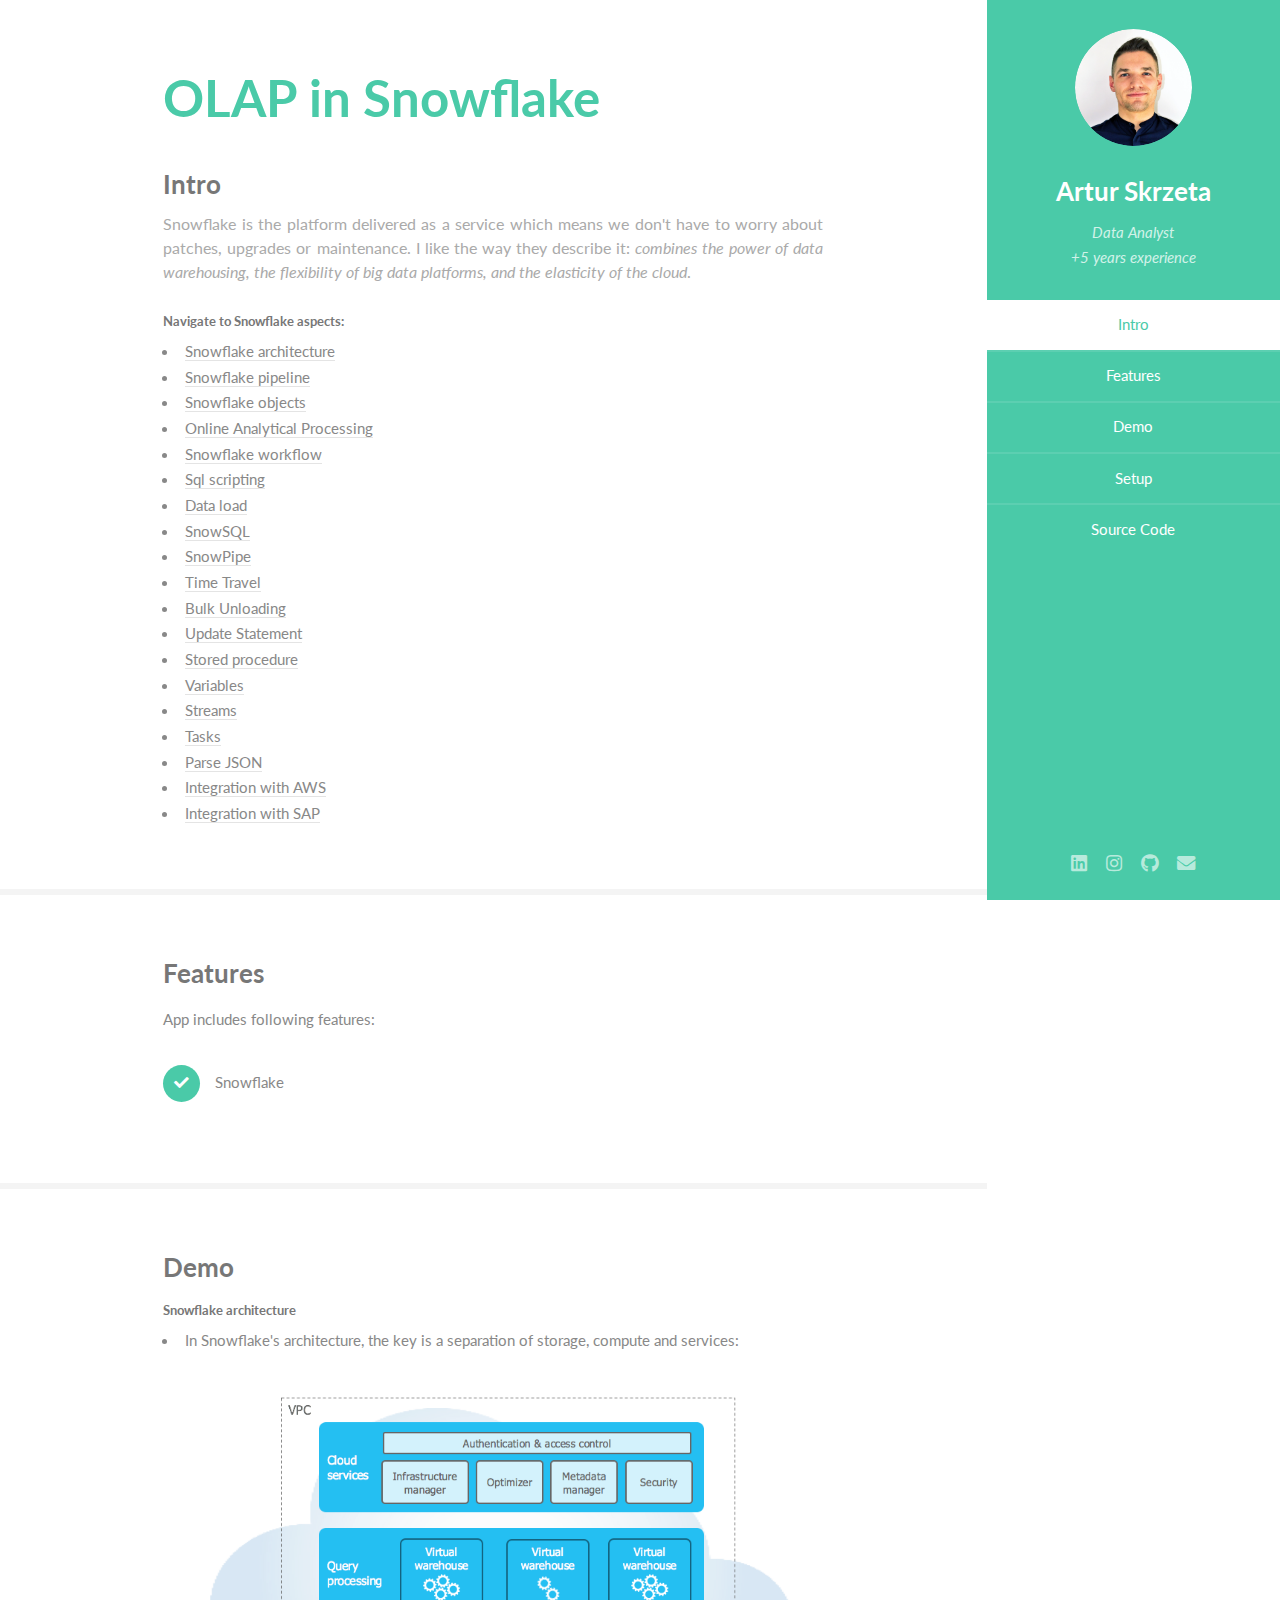
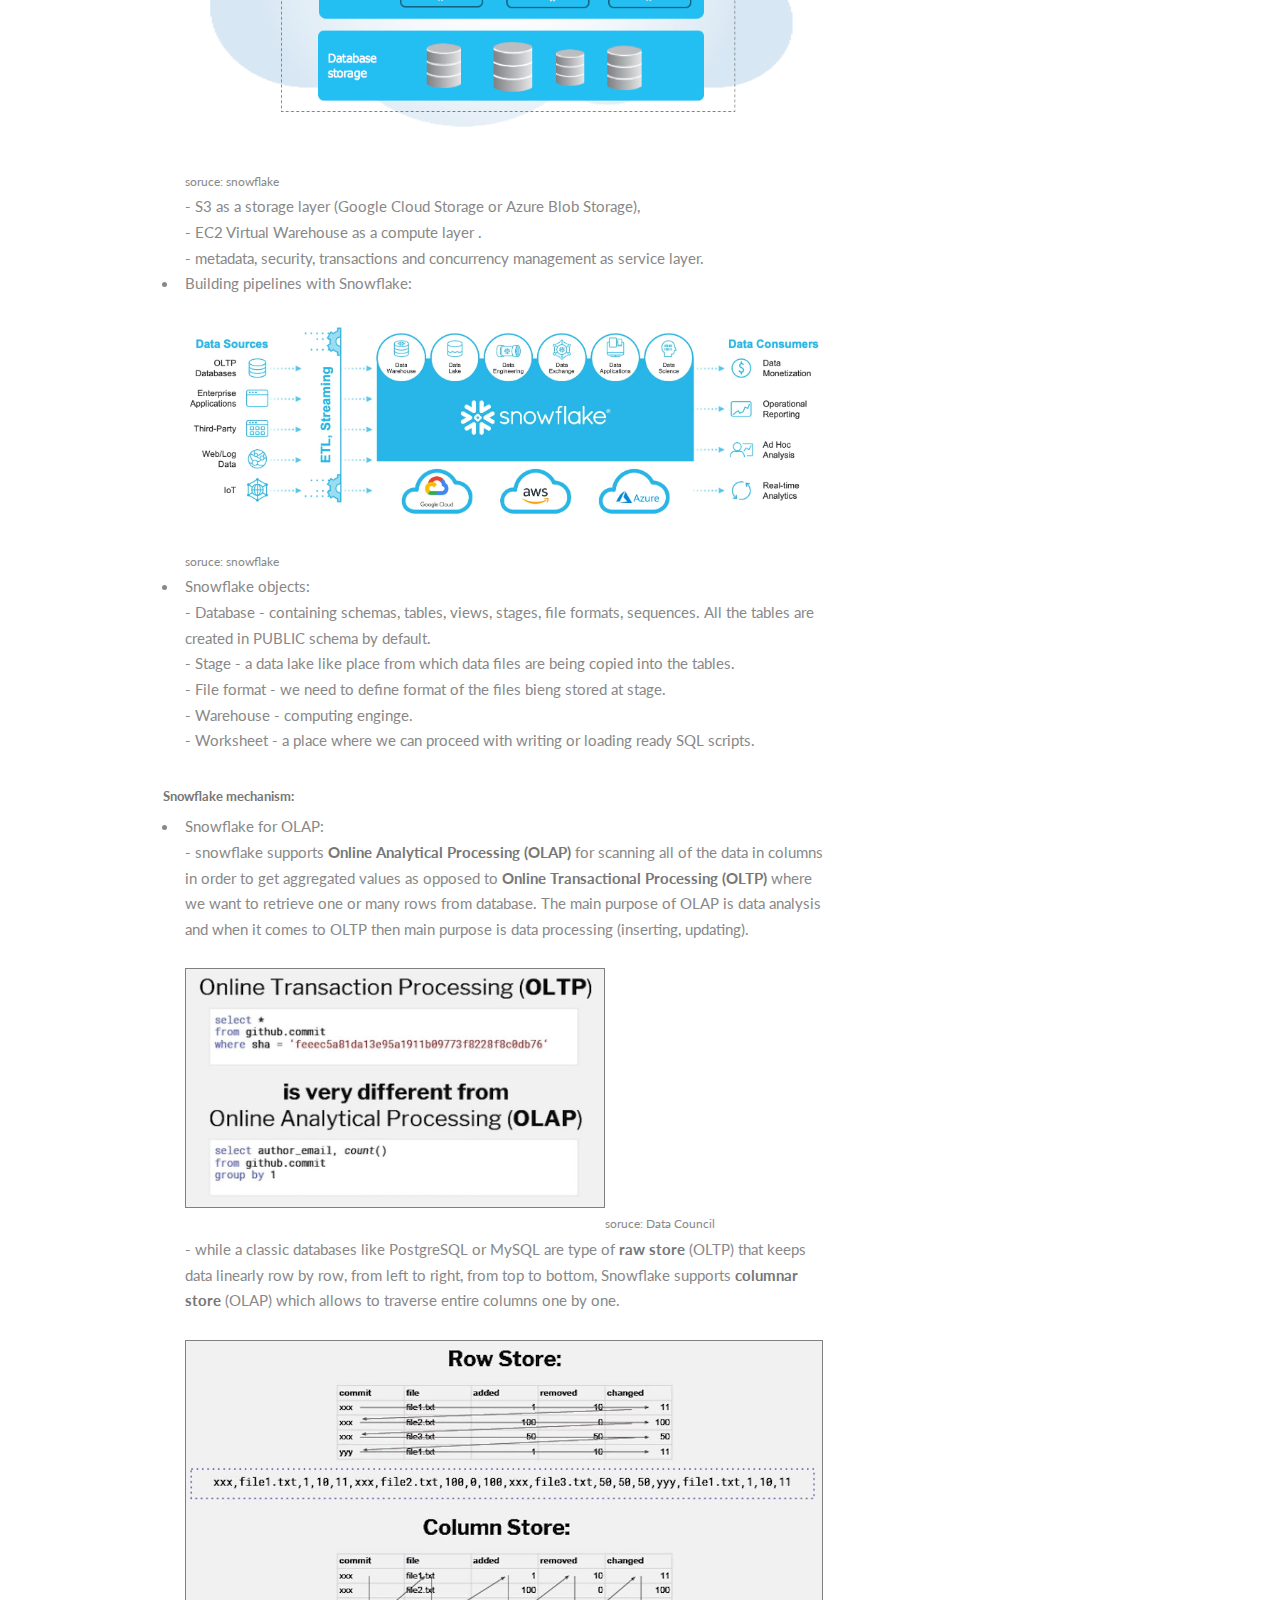
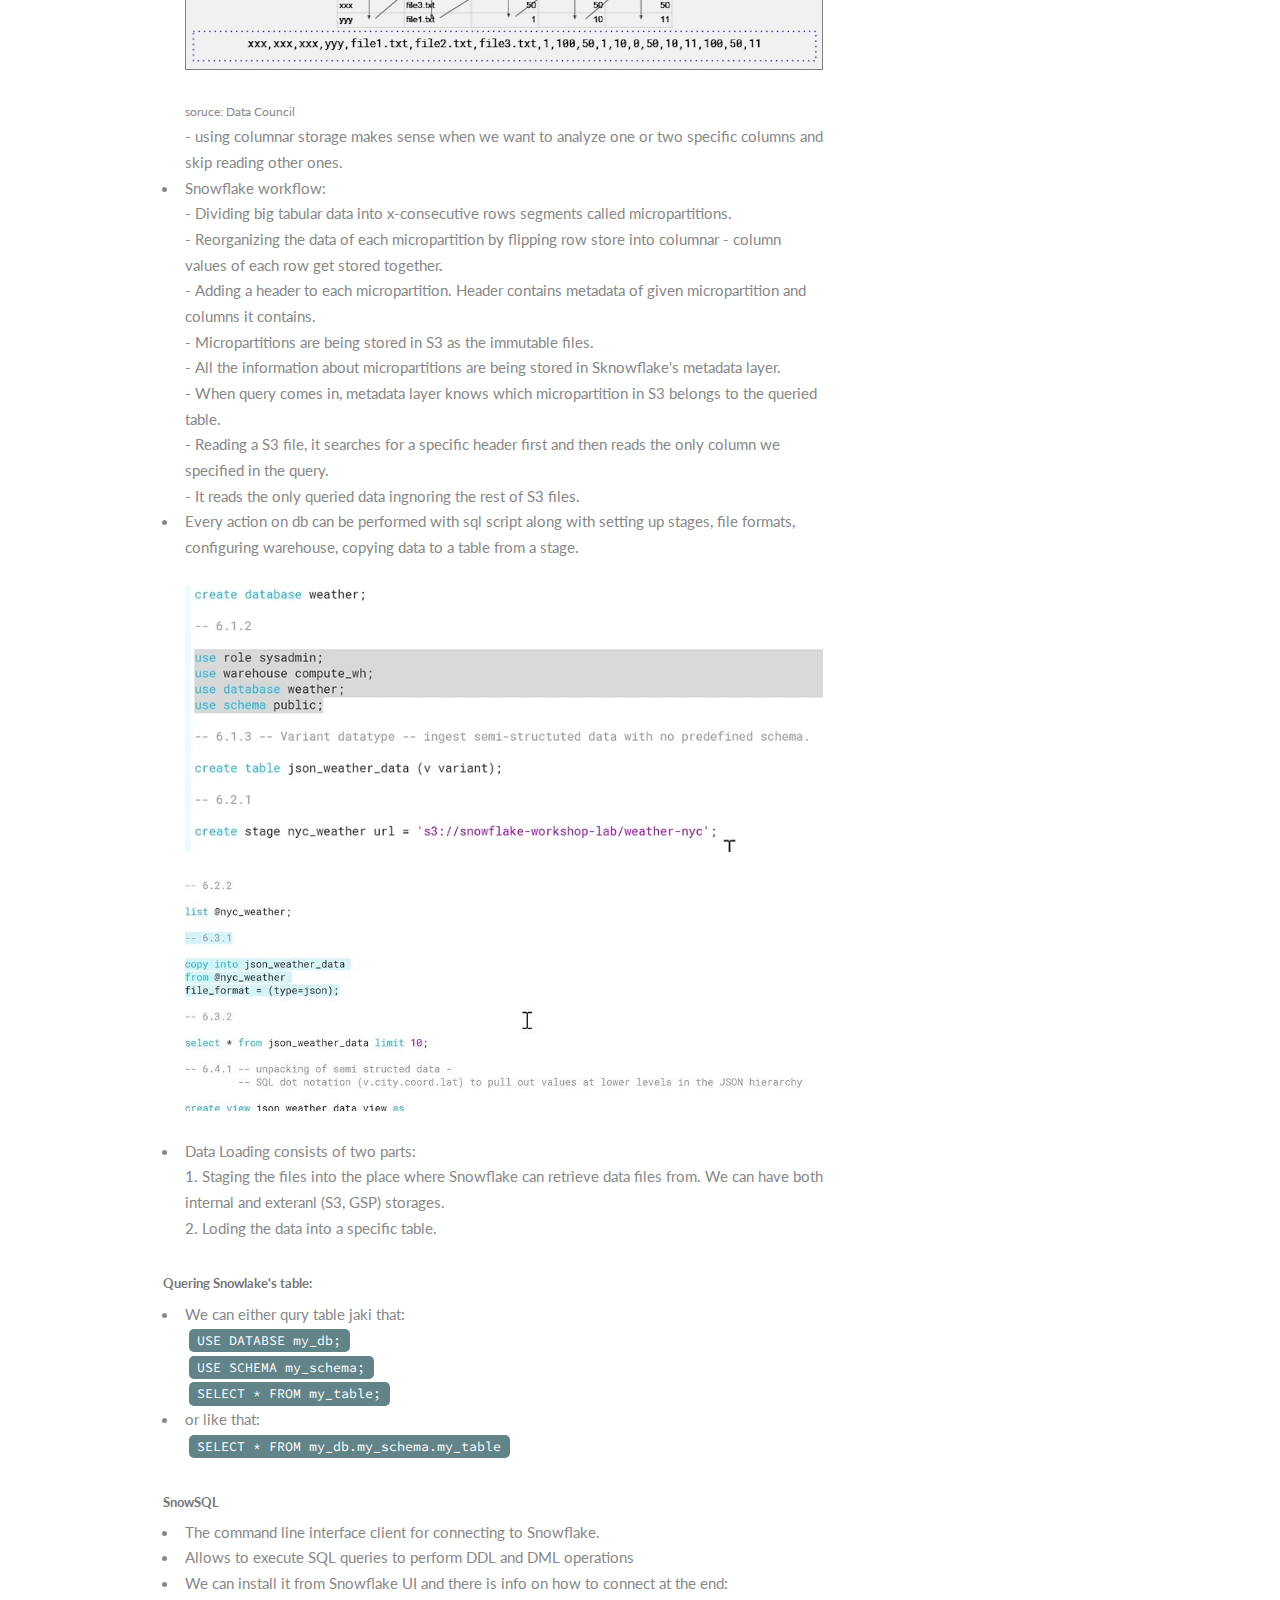
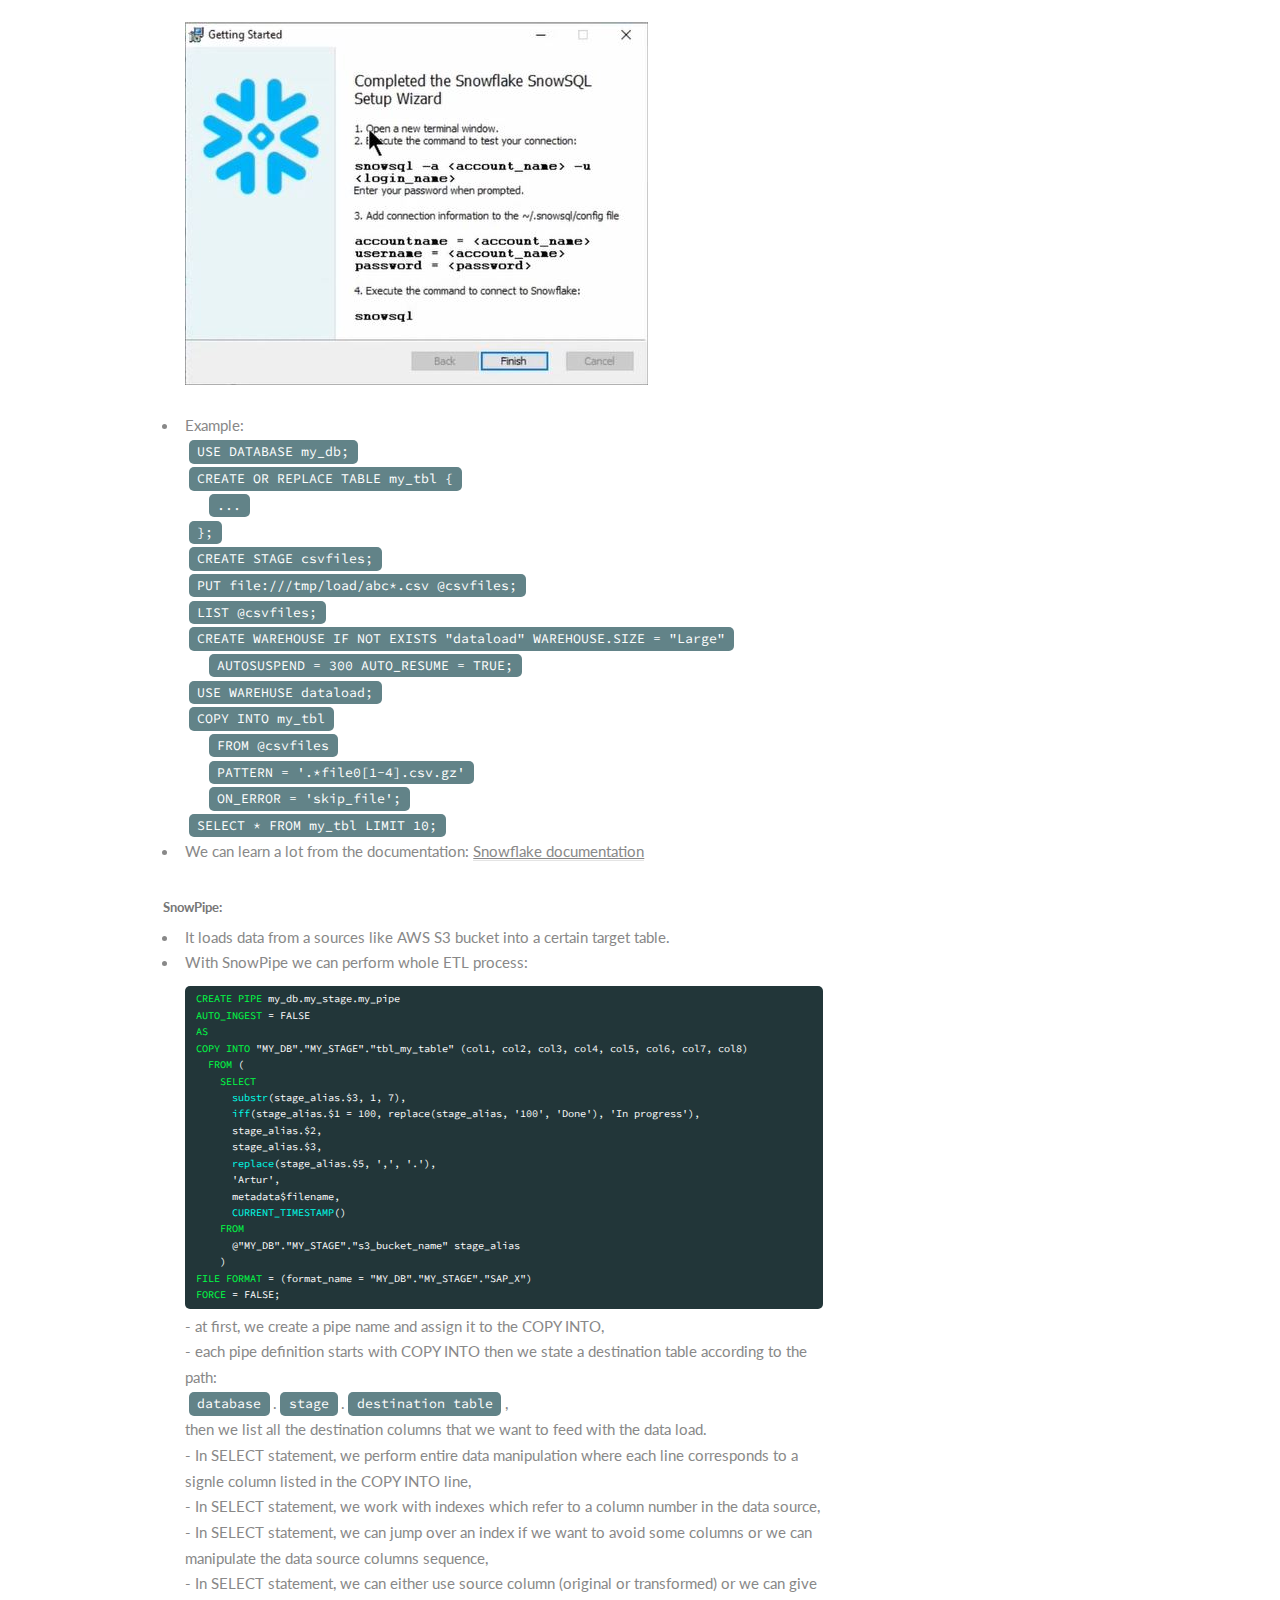
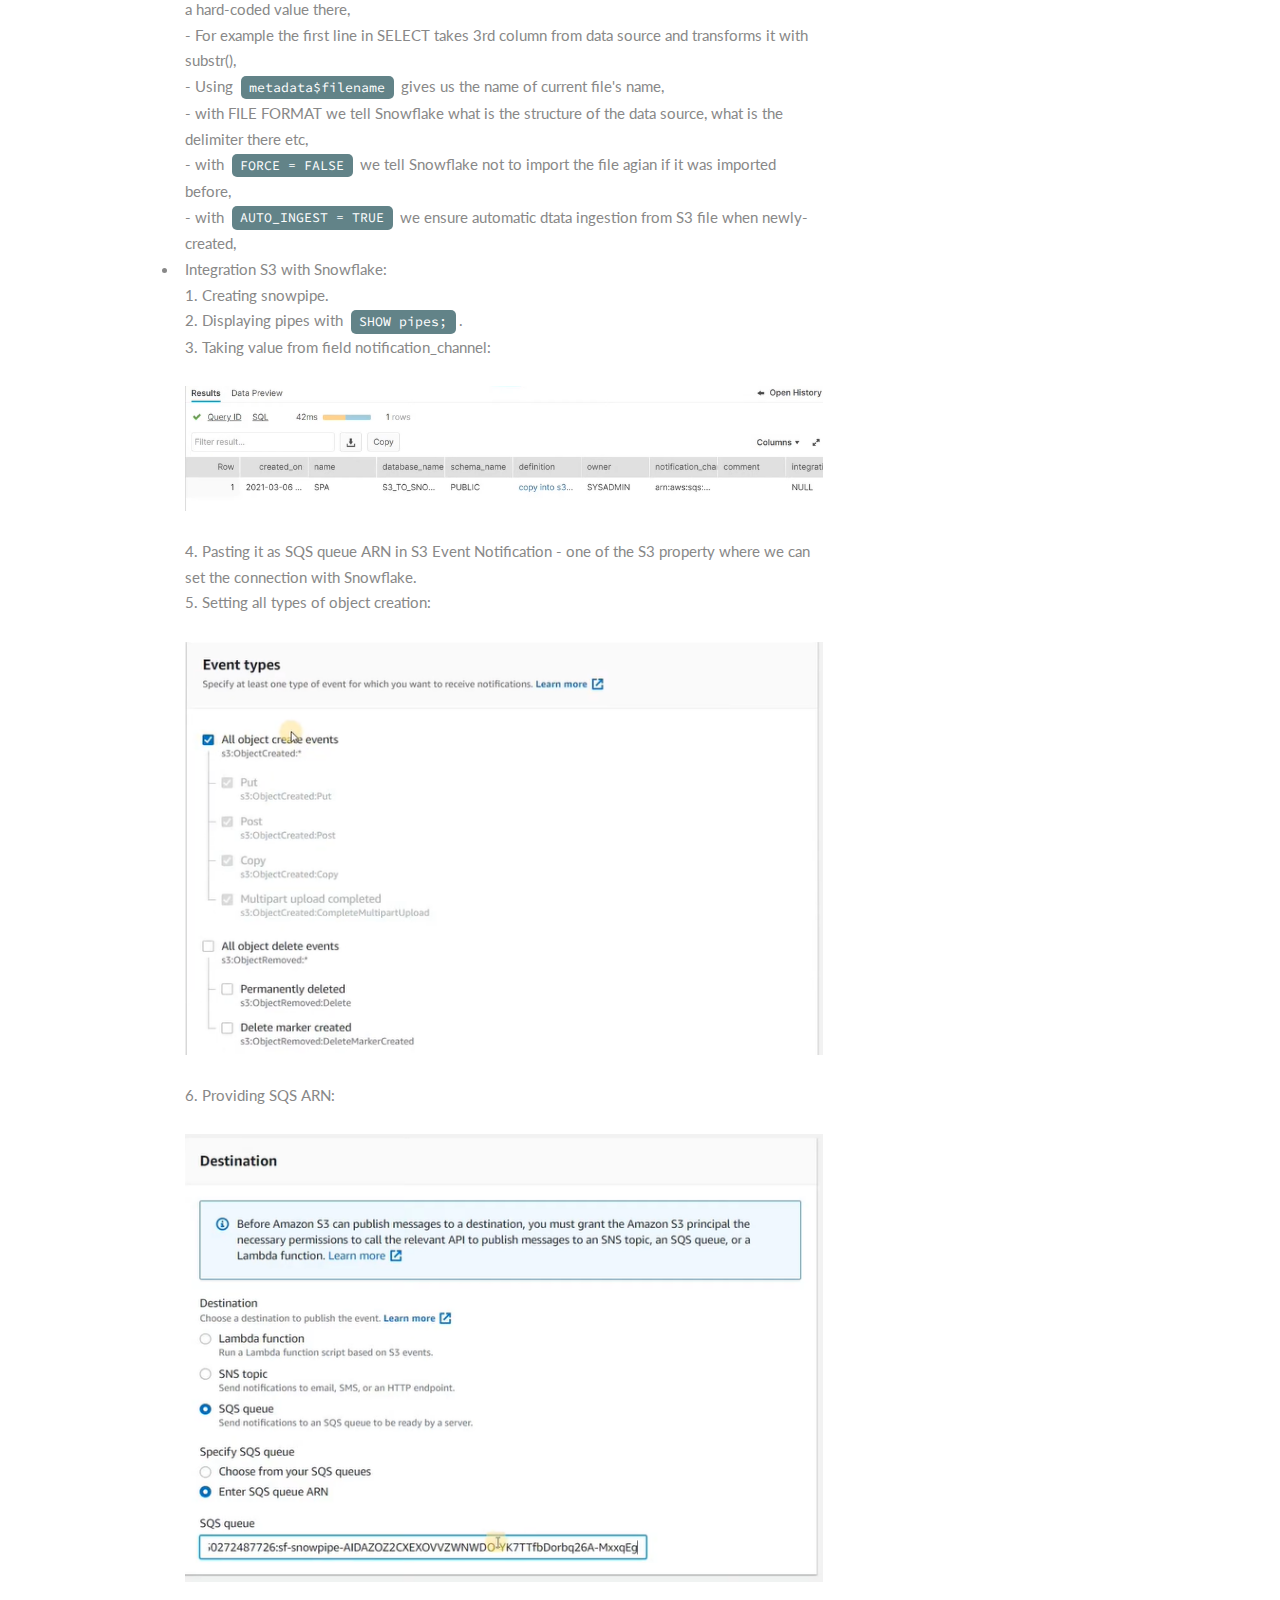
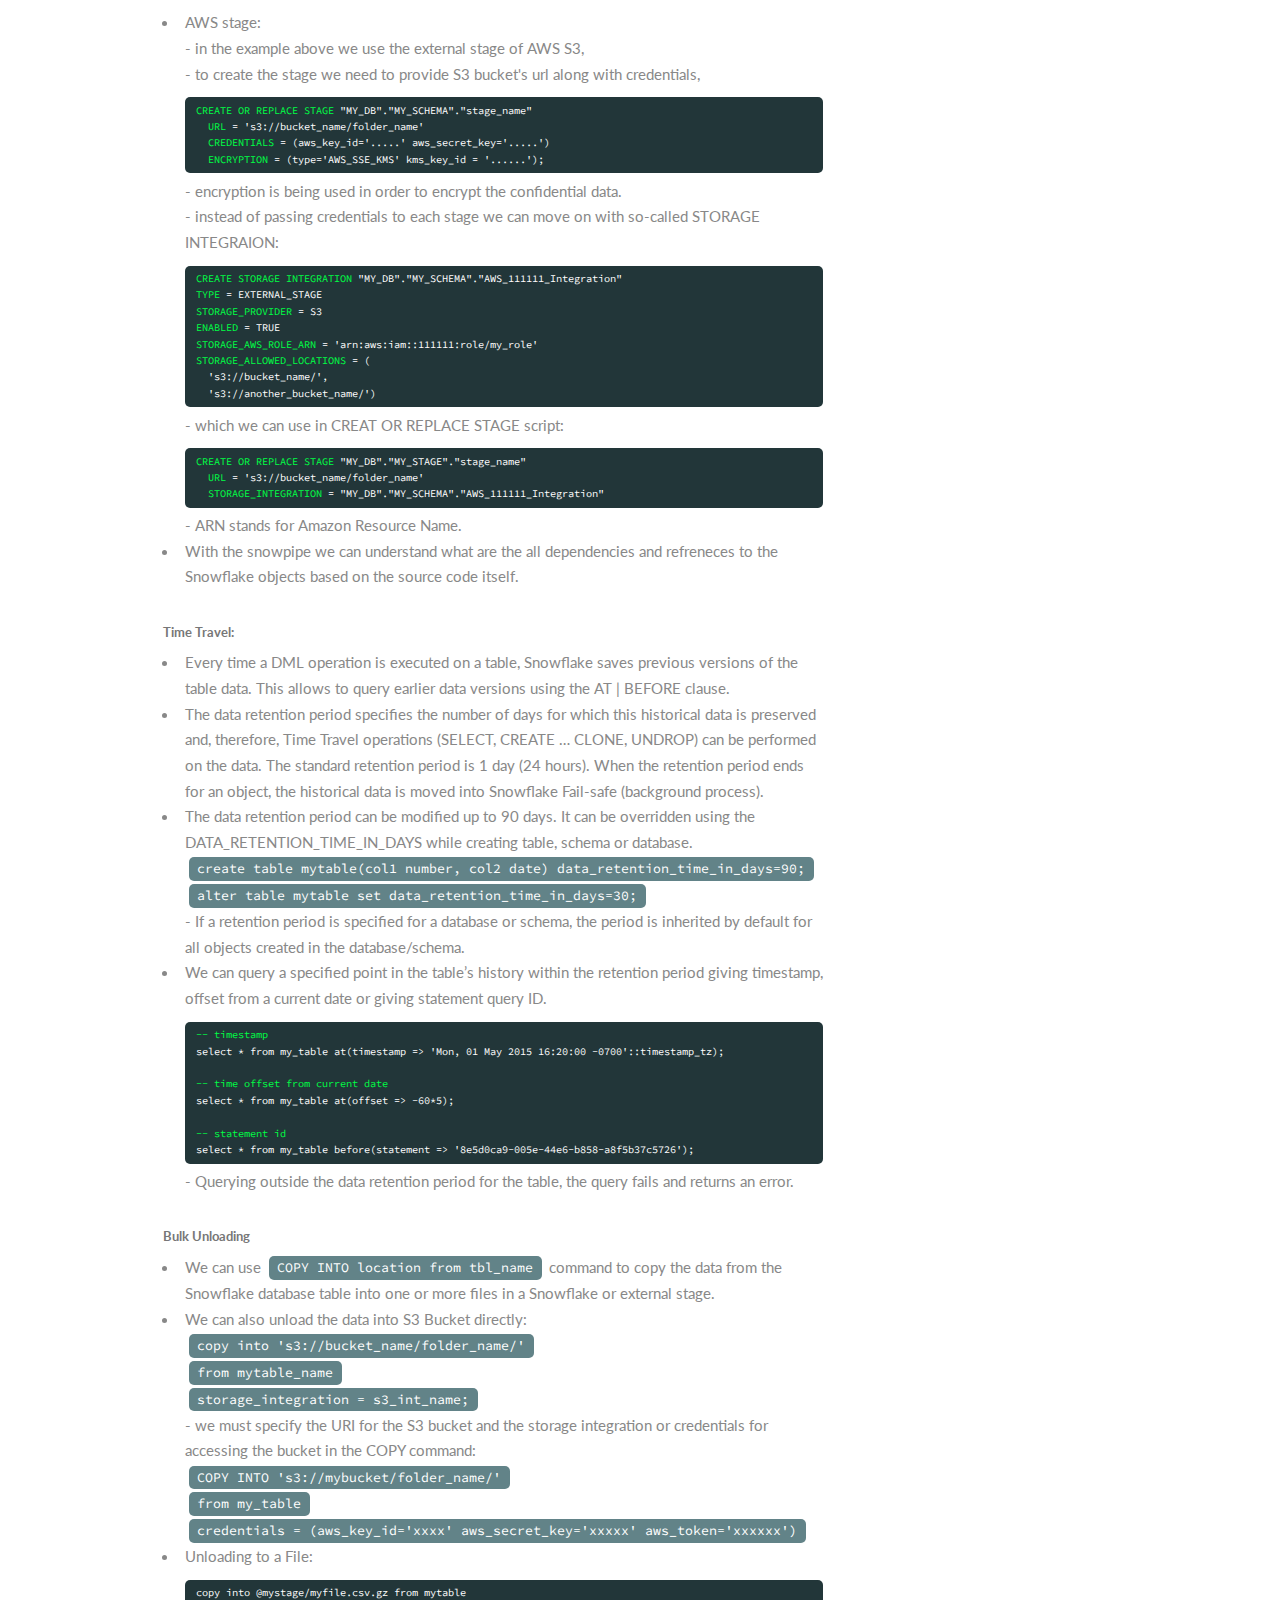
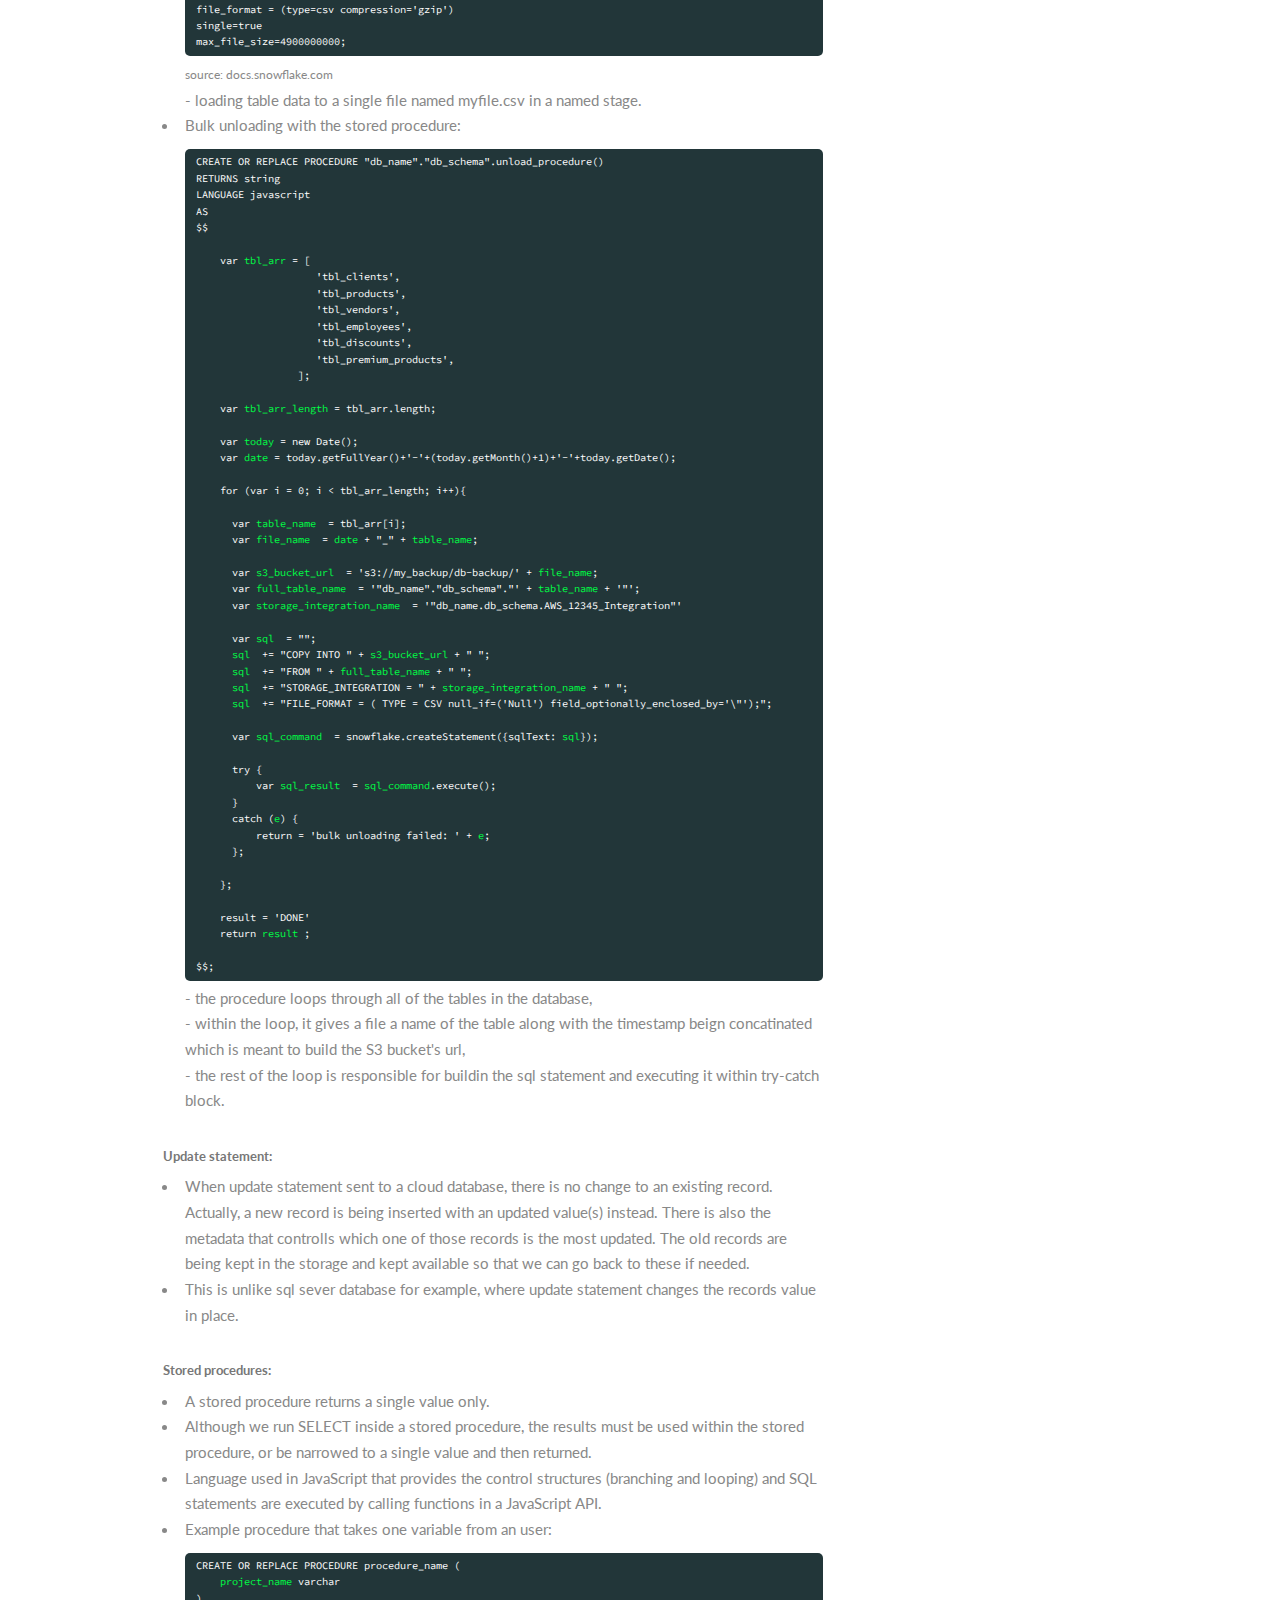
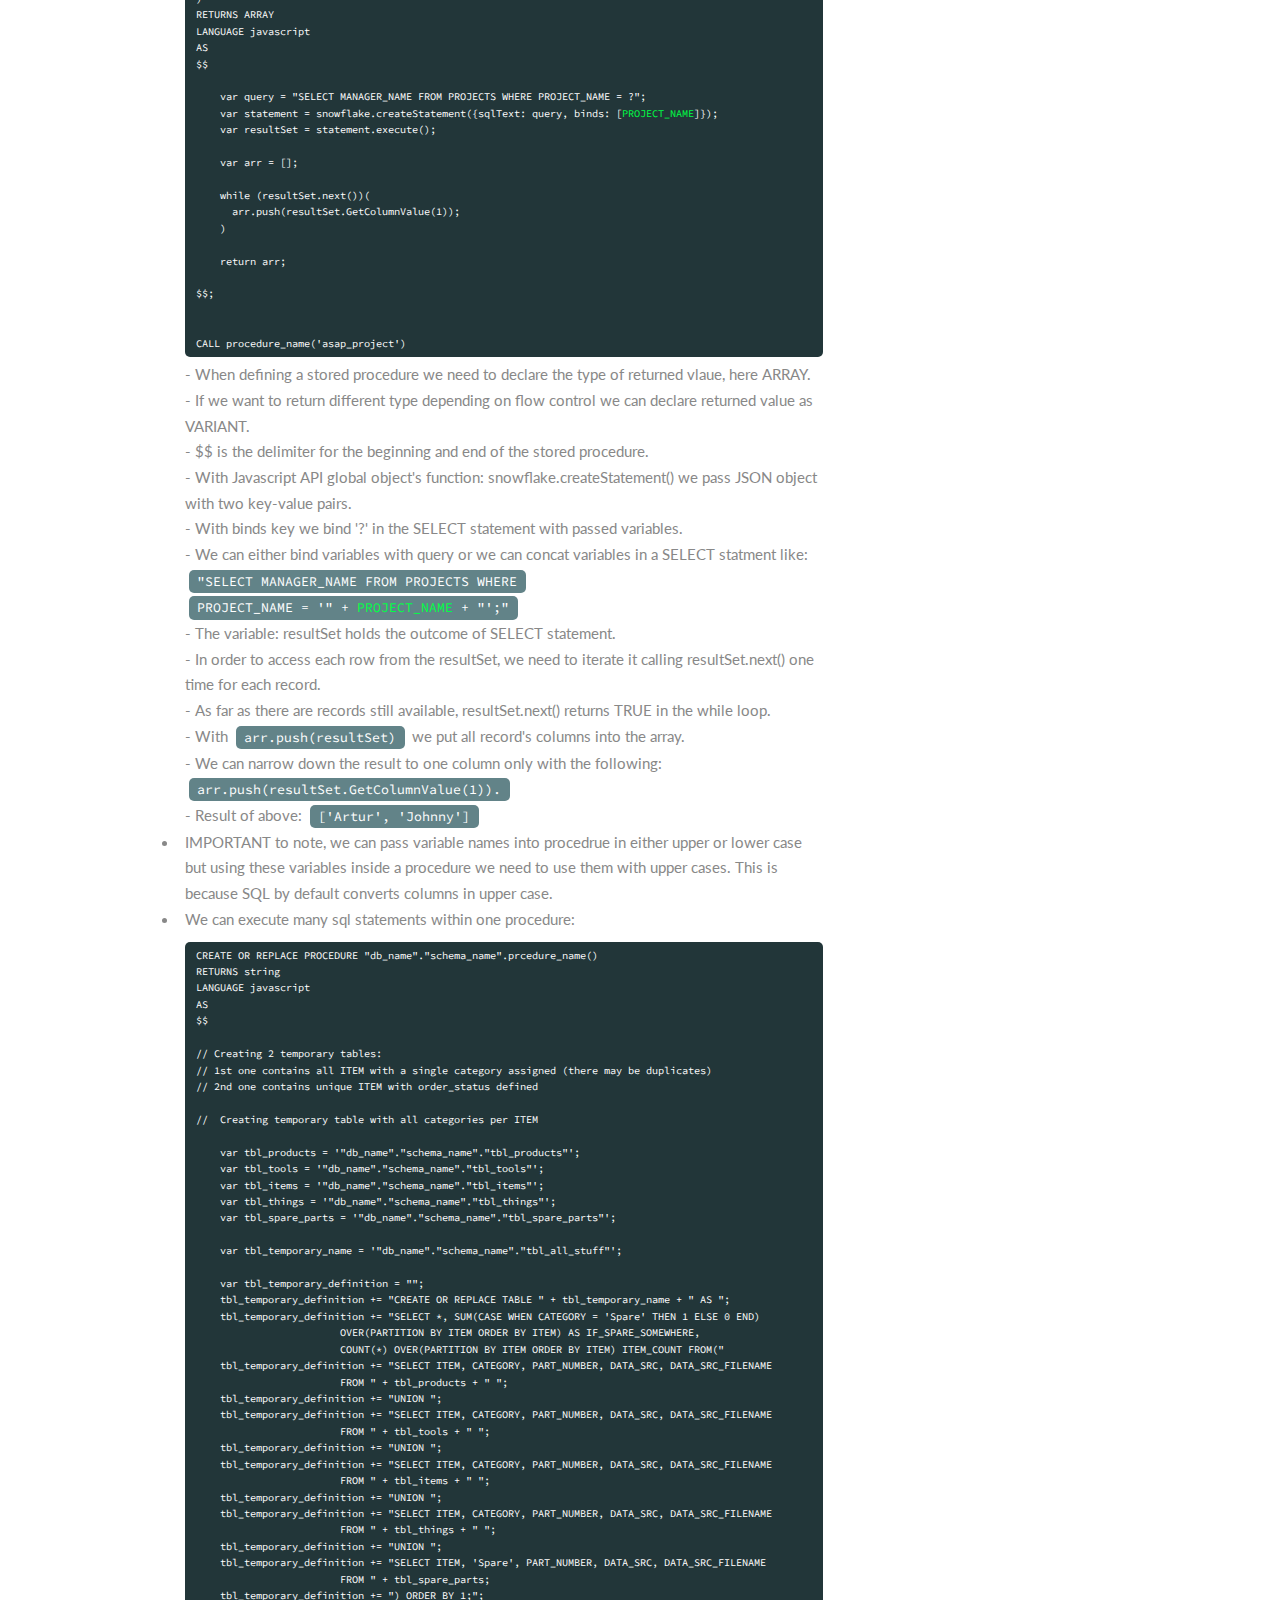
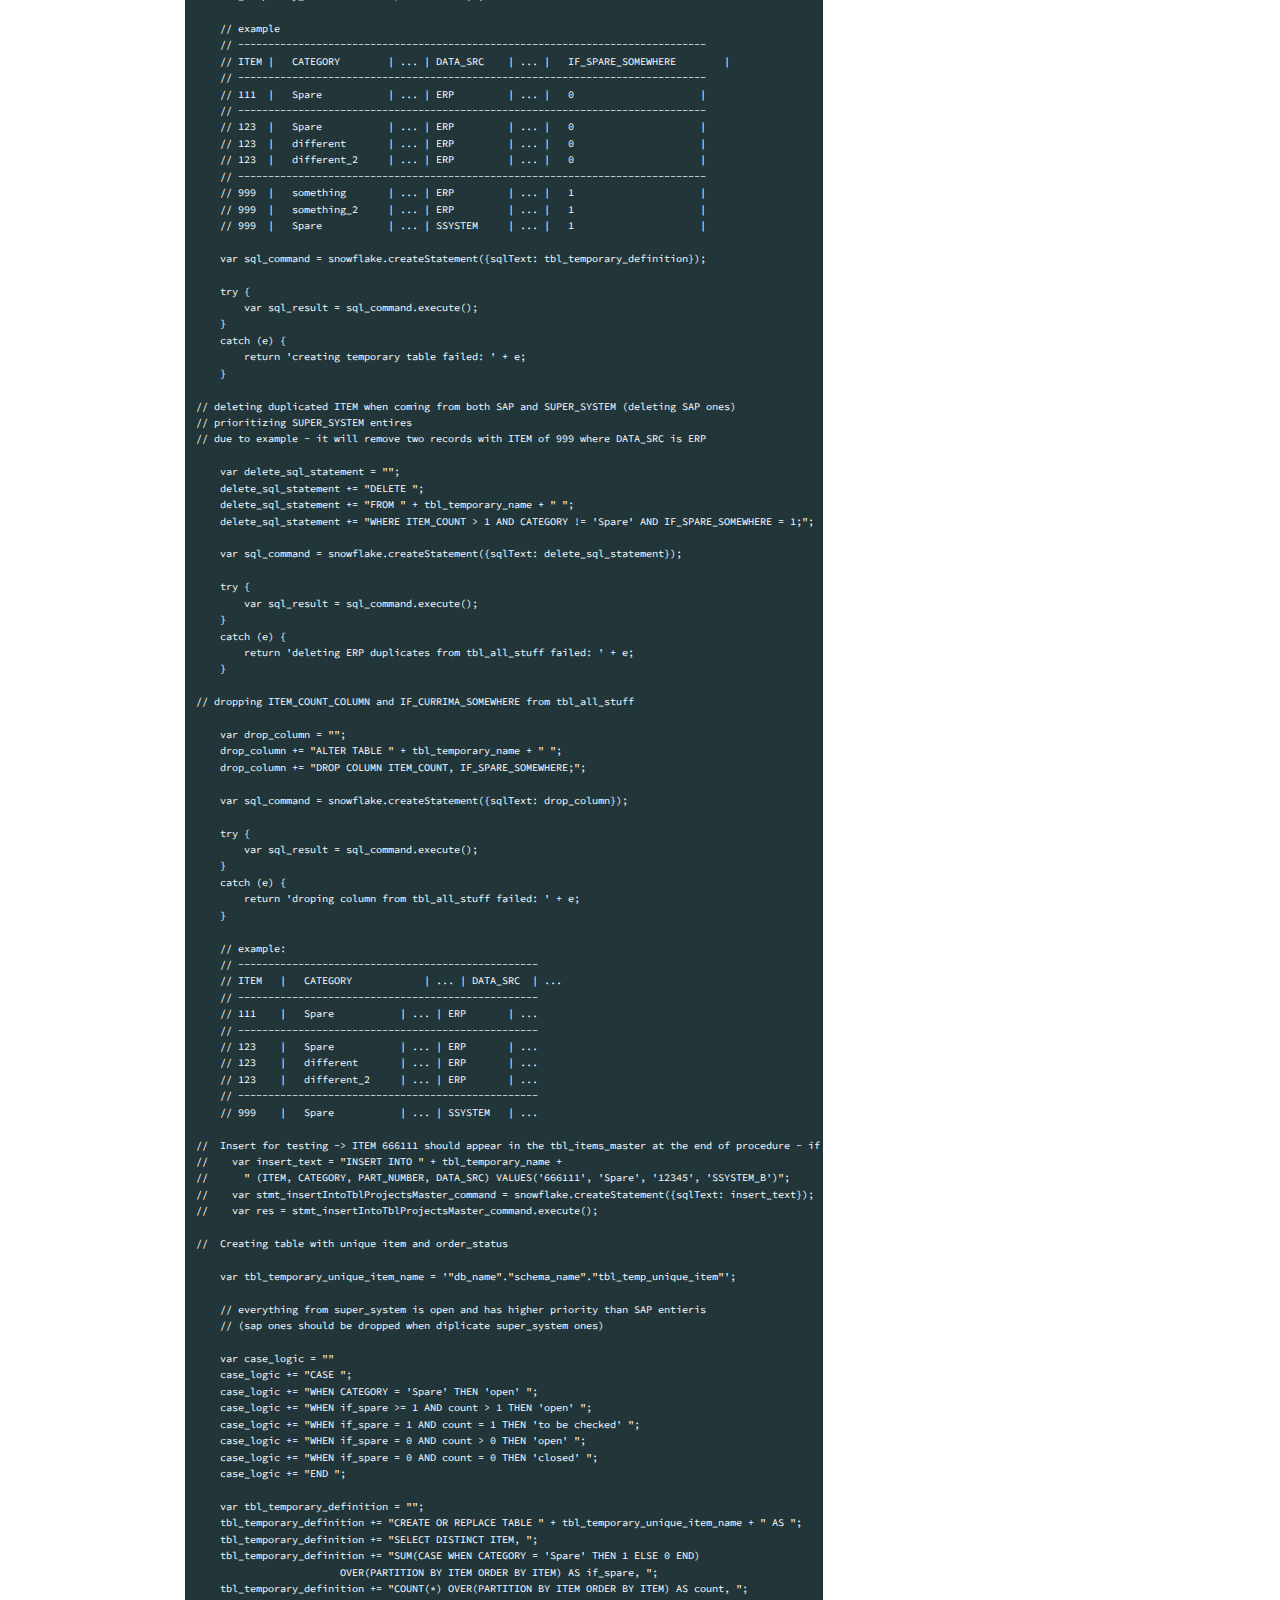
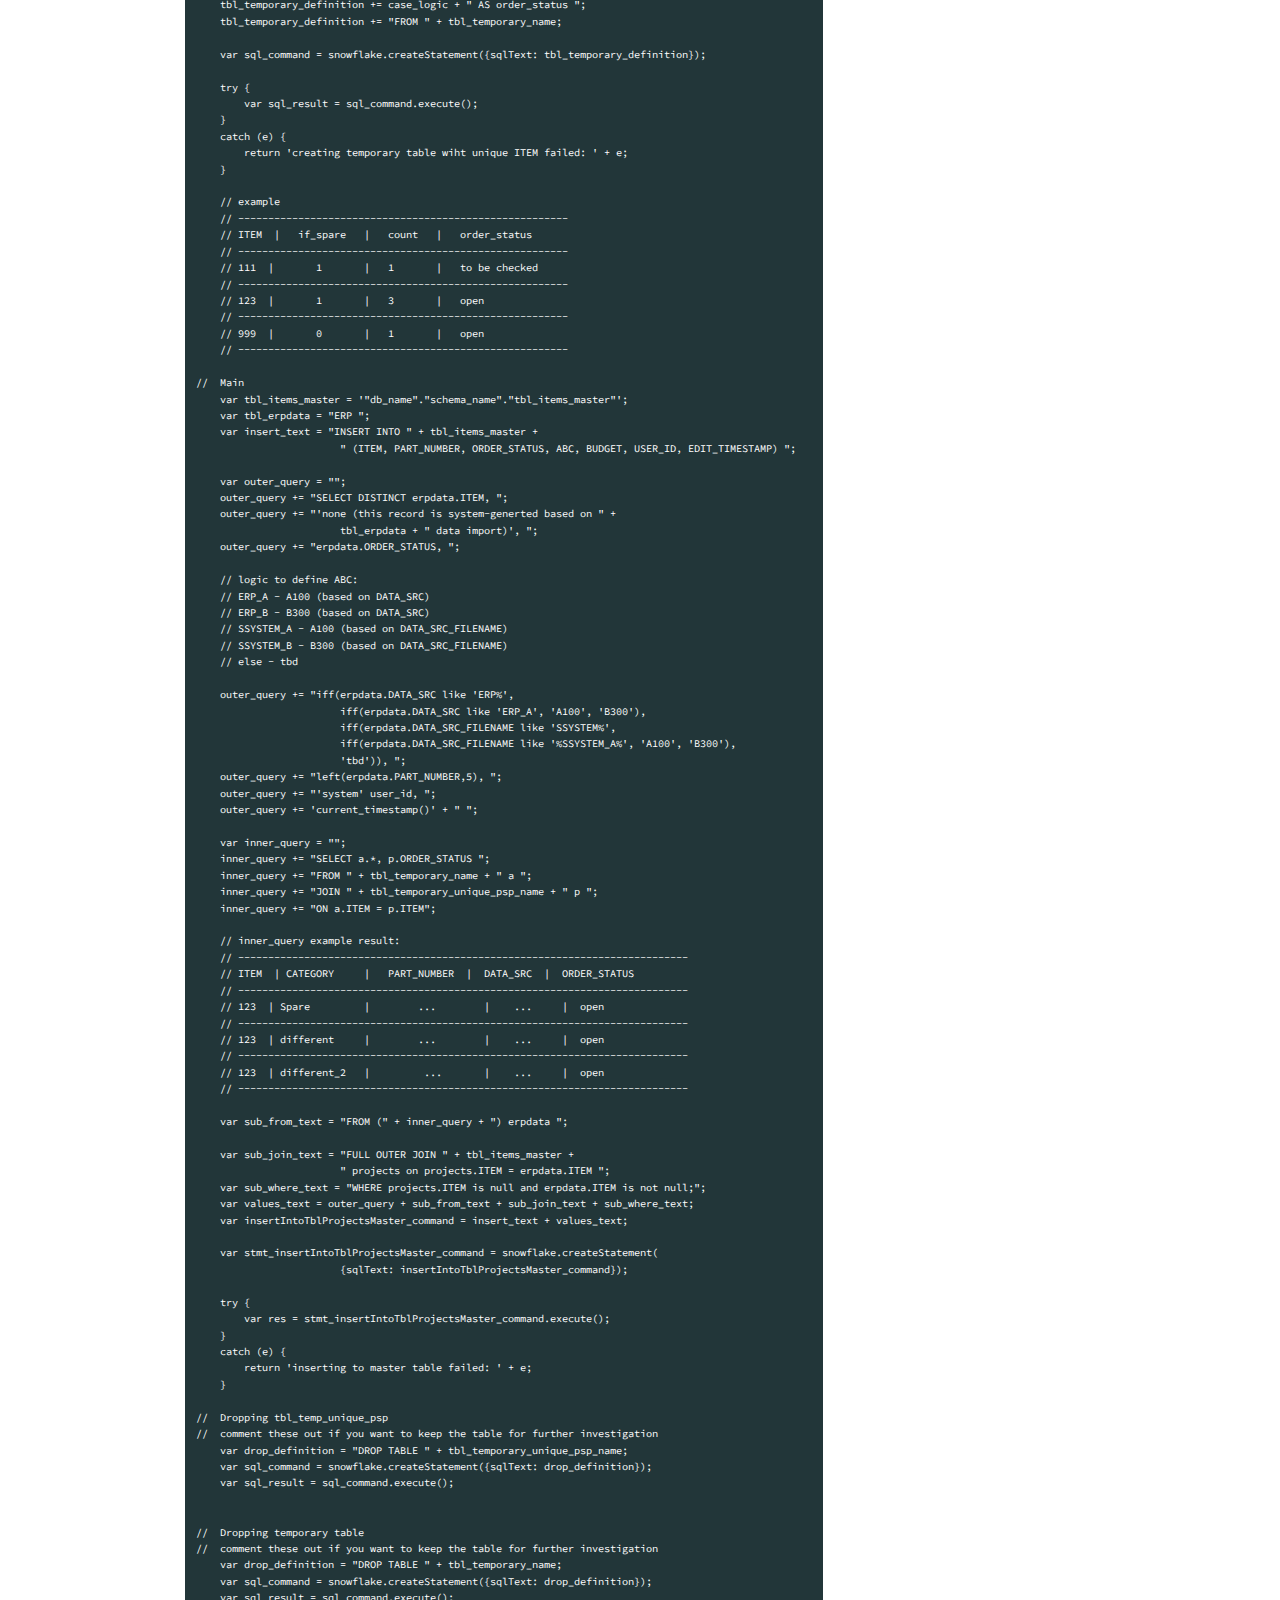
<file: index.html>
<!DOCTYPE HTML>

<html>
	<head>
		<title>Portfolio Artur Skrzeta</title>
		<meta charset="utf-8" />
		<meta name="viewport" content="width=device-width, initial-scale=1, user-scalable=no" />
		<link rel="stylesheet" href="assets/css/main.css" />
	</head>
	<body class="is-preload">

		<!-- Header -->
			<section id="header">
				<header>
					<span class="image avatar"><a href="https://arturskrzeta.github.io/"><img src="images/avatar.png" alt="" style="margin-bottom:0px"/></a></span>
					<h1 id="logo"><a href="https://arturskrzeta.github.io/">Artur Skrzeta</a></h1>
					<p>Data Analyst<br />
					+5 years experience</p>
				</header>
				<nav id="nav">
					<ul>
						<li><a href="#one" class="active">Intro</a></li>
						<li><a href="#two">Features</a></li>
						<li><a href="#three">Demo</a></li>
						<li><a href="#four">Setup</a></li>
						<li><a href="#five">Source Code</a></li>
					</ul>
				</nav>
				<footer>
					<ul class="icons">
						<li><a href="https://www.linkedin.com/in/artur-skrz%C4%99ta-010b23187/" class="icon brands fa-linkedin"><span class="label">LinkedIn</span></a></li>
						<li><a href="https://www.instagram.com/arturskrrr/" class="icon brands fa-instagram"><span class="label">Instagram</span></a></li>
						<li><a href="https://github.com/ArturSkrzeta" class="icon brands fa-github"><span class="label">Github</span></a></li>
						<li><a href="mailto: arturskrzeta@gmail.com" class="icon solid fa-envelope"><span class="label">Email</span></a></li
					</ul>
				</footer>
			</section>

		<!-- Wrapper -->
			<div id="wrapper">

				<!-- Main -->
					<div id="main">

						<!-- One -->
							<section id="one">
								<div class="container">
									<header class="major">

										<h2>OLAP in Snowflake</h2>
										<h3>Intro</h3>
										<p style="text-align: justify">Snowflake is the platform delivered as a service which means we don't have to worry about patches, upgrades or maintenance.
										I like the way they describe it: <i>combines the power of data warehousing, the flexibility of big data platforms, and the elasticity of the cloud</i>.</p>

										<h5>Navigate to Snowflake aspects:</h5>
										<ul>
											<li><a href="#snowflake_architecture">Snowflake architecture</a></li>
											<li><a href="#snowflake_pipeline">Snowflake pipeline</a></li>
											<li><a href="#snowflake_objects">Snowflake objects</a></li>
											<li><a href="#olap">Online Analytical Processing</a></li>
											<li><a href="#snowflake_workflow">Snowflake workflow</a></li>
											<li><a href="#sql_scripting">Sql scripting</a></li>
											<li><a href="#data_load">Data load</a></li>
											<li><a href="#snow_sql">SnowSQL</a></li>
											<li><a href="#snow_pipe">SnowPipe</a></li>
											<li><a href="#time_travel">Time Travel</a></li>
											<li><a href="#bulk_unloading">Bulk Unloading</a></li>
											<li><a href="#update_statement">Update Statement</a></li>
											<li><a href="#stored_procedure">Stored procedure</a></li>
											<li><a href="#variables">Variables</a></li>
											<li><a href="#variables">Streams</a></li>
											<li><a href="#tasks">Tasks</a></li>
											<li><a href="#parse_json">Parse JSON</a></li>
											<li><a href="#amazon">Integration with AWS</a></li>
											<li><a href="#sap">Integration with SAP</a></li>
										</ul>

										<!-- <h5>6. Continuous monitoring:</h5>
										<ul>
											<li>...</li>
											firewall configures some security rules. Accepting connection from trusted network and blocking connection from untrusted network.
										</ul> -->

									</header>
								</div>
							</section>

						<!-- Two -->
							<section id="two">
								<div class="container">
									<h3>Features</h3>
									<p>App includes following features:</p>
									<ul class="feature-icons">
										<li class="icon solid fa-check">Snowflake</li>
									</ul>
								</div>
							</section>

						<!-- Three -->
							<section id="three">
								<div class="container">
									<h3>Demo</h3>
									<h5 id="snowflake_architecture">Snowflake architecture</h5>
									<ul>
										<li>In Snowflake's architecture, the key is a separation of storage, compute and services:
											<br><br>
											<img src="images/snowflake_architecture.png" width="640"><span style="font-size:12px">soruce: snowflake</span>
											<br>
											- S3 as a storage layer (Google Cloud Storage or Azure Blob Storage),<br>
											- EC2 Virtual Warehouse as a compute layer .<br>
											- metadata, security, transactions and concurrency management as service layer.
										</li>
										<li id="snowflake_pipeline">Building pipelines with Snowflake:
											<br><br>
											<img src="images/snowflake_pipeline.JPG">
											<span style="font-size:12px">soruce: snowflake</span>
										</li>
										<li id="snowflake_objects">Snowflake objects:
												<br>
												- Database - containing schemas, tables, views, stages, file formats, sequences. All the tables are created in PUBLIC schema by default.<br>
												- Stage - a data lake like place from which data files are being copied into the tables.<br>
												- File format - we need to define format of the files bieng stored at stage.<br>
												- Warehouse - computing enginge.<br>
												- Worksheet - a place where we can proceed with writing or loading ready SQL scripts.<br>
										</li>
									</ul>

									<h5>Snowflake mechanism:</h5>
									<ul>
										<li id="olap">Snowflake for OLAP:
											<br>
											- snowflake supports <b>Online Analytical Processing (OLAP)</b> for scanning all of the data in columns in order to get aggregated values as opposed to <b>Online Transactional Processing (OLTP)</b> where we want to retrieve one or many rows from database.
												The main purpose of OLAP is data analysis and when it comes to OLTP then main purpose is data processing (inserting, updating).
											<br><br>
											<img src="images/olap.JPG" style="border: 1px solid gray;" width="420"><span style="font-size:12px">soruce: Data Council</span>
											<br>
											- while a classic databases like PostgreSQL or MySQL are type of <b>raw store</b> (OLTP) that keeps data linearly row by row, from left to right, from top to bottom, Snowflake supports <b>columnar store</b> (OLAP) which allows to traverse entire columns one by one.
											<br><br>
											<img src="images/columnstore.JPG" style="border: 1px solid gray;" width="640"><span style="font-size:12px">soruce: Data Council</span>
											<br>
											- using columnar storage makes sense when we want to analyze one or two specific columns and skip reading other ones.
										</li>
										<li id="snowflake_workflow">Snowflake workflow:
											<br>
											- Dividing big tabular data into x-consecutive rows segments called micropartitions.<br>
											- Reorganizing the data of each micropartition by flipping row store into columnar - column values of each row get stored together.<br>
											- Adding a header to each micropartition. Header contains metadata of given micropartition and columns it contains.<br>
											- Micropartitions are being stored in S3 as the immutable files.<br>
											- All the information about micropartitions are being stored in Sknowflake's metadata layer.<br>
											- When query comes in, metadata layer knows which micropartition in S3 belongs to the queried table.<br>
											- Reading a S3 file, it searches for a specific header first and then reads the only column we specified in the query.<br>
											- It reads the only queried data ingnoring the rest of S3 files.
										</li>
										<li id="sql_scripting">Every action on db can be performed with sql script along with setting up stages, file formats,
												configuring warehouse, copying data to a table from a stage.
												<br><br>
												<img src="images/sql_script.JPG">
												<br>
												<img src="images/sql_script2.JPG">
										</li>
										<li id="data_load">Data Loading consists of two parts:
											<br>
											1. Staging the files into the place where Snowflake can retrieve data files from. We can have both internal and exteranl (S3, GSP) storages.<br>
											2. Loding the data into a specific table.
										</li>
									</ul>

									<h5 id="snow_sql">Quering Snowlake's table:</h5>
									<ul>
										<li>We can either qury table jaki that:
											<br>
											<code>USE DATABSE my_db;</code><br>
											<code>USE SCHEMA my_schema;</code><br>
											<code>SELECT * FROM my_table;</code>
										</li>
										<li>or like that:
											<br>
											<code>SELECT * FROM my_db.my_schema.my_table</code>
										</li>
									</ul>


									<h5 id="snow_sql">SnowSQL</h5>
									<ul>
										<li>The command line interface client for connecting to Snowflake.</li>
										<li>Allows to execute SQL queries to perform DDL and DML operations</li>
										<li>We can install it from Snowflake UI and there is info on how to connect at the end:
											<br><br>
											<img src="images/snowsql_installation.JPG">
											<br>
										<li>Example:
											<br>
											<code>USE DATABASE my_db;</code><br>
											<code>CREATE OR REPLACE TABLE my_tbl {</code><br>&nbsp&nbsp&nbsp&nbsp
												<code>...</code><br>
											<code>};</code><br>
											<code>CREATE STAGE csvfiles;</code><br>
											<code>PUT file:///tmp/load/abc*.csv @csvfiles;</code><br>
											<code>LIST @csvfiles;</code><br>
											<code>CREATE WAREHOUSE IF NOT EXISTS "dataload" WAREHOUSE.SIZE = "Large"</code><br>&nbsp&nbsp&nbsp&nbsp
												<code>AUTOSUSPEND = 300 AUTO_RESUME = TRUE;</code><br>
											<code>USE WAREHUSE dataload;</code><br>
											<code>COPY INTO my_tbl</code><br>&nbsp&nbsp&nbsp&nbsp
												<code>FROM @csvfiles</code><br>&nbsp&nbsp&nbsp&nbsp
												<code>PATTERN = '.*file0[1-4].csv.gz'</code><br>&nbsp&nbsp&nbsp&nbsp
												<code>ON_ERROR = 'skip_file';</code><br>
											<code>SELECT * FROM my_tbl LIMIT 10;</code>
										</li>
										<li>We can learn a lot from the documentation:
												<u><a href="https://docs.snowflake.com/en/">Snowflake documentation</a></u>
										</li>
									</ul>

									<h5 id="snow_pipe">SnowPipe:</h5>
									<ul>
										<li>It loads data from a sources like AWS S3 bucket into a certain target table.</li>
										<li>With SnowPipe we can perform whole ETL process:
<!-- start -->
<pre>
<span style="color:#00ff45">CREATE PIPE</span> my_db.my_stage.my_pipe
<span style="color:#00ff45">AUTO_INGEST</span> = FALSE
<span style="color:#00ff45">AS</span>
<span style="color:#00ff45">COPY INTO</span> "MY_DB"."MY_STAGE"."tbl_my_table" (col1, col2, col3, col4, col5, col6, col7, col8)
  <span style="color:#00ff45">FROM</span> (
    <span style="color:#00ff45">SELECT</span>
      <span style="color:#00ffea">substr</span>(stage_alias.$3, 1, 7),
      <span style="color:#00ffea">iff</span>(stage_alias.$1 = 100, replace(stage_alias, '100', 'Done'), 'In progress'),
      stage_alias.$2,
      stage_alias.$3,
      <span style="color:#00ffea">replace</span>(stage_alias.$5, ',', '.'),
      'Artur',
      metadata$filename,
      <span style="color:#00ffea">CURRENT_TIMESTAMP</span>()
    <span style="color:#00ff45">FROM</span>
      @"MY_DB"."MY_STAGE"."s3_bucket_name" stage_alias
    )
<span style="color:#00ff45">FILE FORMAT</span> = (format_name = "MY_DB"."MY_STAGE"."SAP_X")
<span style="color:#00ff45">FORCE</span> = FALSE;
</pre>
<!-- end -->
											- at first, we create a pipe name and assign it to the COPY INTO,<br>
											- each pipe definition starts with COPY INTO then we state a destination table according to the path:<br>
											<code>database</code>.<code>stage</code>.<code>destination table</code>,<br>
											then we list all the destination columns that we want to feed with the data load.<br>
											- In SELECT statement, we perform entire data manipulation where each line corresponds to a signle column listed in the COPY INTO line,<br>
											- In SELECT statement, we work with indexes which refer to a column number in the data source,<br>
											- In SELECT statement, we can jump over an index if we want to avoid some columns or we can manipulate the data source columns sequence,<br>
											- In SELECT statement, we can either use source column (original or transformed) or we can give a hard-coded value there,<br>
											- For example the first line in SELECT takes 3rd column from data source and transforms it with substr(),<br>
											- Using <code>metadata$filename</code> gives us the name of current file's name,<br>
											- with FILE FORMAT we tell Snowflake what is the structure of the data source, what is the delimiter there etc,<br>
											- with <code>FORCE = FALSE</code> we tell Snowflake not to import the file agian if it was imported before,<br>
											- with <code>AUTO_INGEST = TRUE</code> we ensure automatic dtata ingestion from S3 file when newly-created,<br>
										</li>
										<li>Integration S3 with Snowflake:
											<br>
											1. Creating snowpipe.<br>
											2. Displaying pipes with <code>SHOW pipes;</code>.<br>
										 	3. Taking value from field notification_channel:
											<br><br>
											<img src="images/notification_channel.png">
											<br>
											4. Pasting it as SQS queue ARN in S3 Event Notification - one of the S3 property where we can set the connection with Snowflake.<br>
											5. Setting all types of object creation:
											<br><br>
											<img src="images/event_notification_types.png">
											<br>
											6. Providing SQS ARN:
											<br><br>
											<img src="images/event_notification_destination.png">
										</li>
										<li>AWS stage:
											<br>
											- in the example above we use the external stage of AWS S3,<br>
											- to create the stage we need to provide S3 bucket's url along with credentials,<br>
<!-- start -->
<pre>
<span style="color:#00ff45">CREATE OR REPLACE STAGE</span> "MY_DB"."MY_SCHEMA"."stage_name"
  <span style="color:#00ff45">URL</span> = 's3://bucket_name/folder_name'
  <span style="color:#00ff45">CREDENTIALS</span> = (aws_key_id='.....' aws_secret_key='.....')
  <span style="color:#00ff45">ENCRYPTION</span> = (type='AWS_SSE_KMS' kms_key_id = '......');
</pre>
<!-- end -->
											- encryption is being used in order to encrypt the confidential data.<br>
											- instead of passing credentials to each stage we can move on with so-called STORAGE INTEGRAION:<br>
<!-- start -->
<pre>
<span style="color:#00ff45">CREATE STORAGE INTEGRATION</span> "MY_DB"."MY_SCHEMA"."AWS_111111_Integration"
<span style="color:#00ff45">TYPE</span> = EXTERNAL_STAGE
<span style="color:#00ff45">STORAGE_PROVIDER</span> = S3
<span style="color:#00ff45">ENABLED</span> = TRUE
<span style="color:#00ff45">STORAGE_AWS_ROLE_ARN</span> = 'arn:aws:iam::111111:role/my_role'
<span style="color:#00ff45">STORAGE_ALLOWED_LOCATIONS</span> = (
  's3://bucket_name/',
  's3://another_bucket_name/')
</pre>
<!-- end -->
											- which we can use in CREAT OR REPLACE STAGE script:<br>
<!-- start -->
<pre>
<span style="color:#00ff45">CREATE OR REPLACE STAGE</span> "MY_DB"."MY_STAGE"."stage_name"
  <span style="color:#00ff45">URL</span> = 's3://bucket_name/folder_name'
  <span style="color:#00ff45">STORAGE_INTEGRATION</span> = "MY_DB"."MY_SCHEMA"."AWS_111111_Integration"
</pre>
<!-- end -->
											- ARN stands for Amazon Resource Name.
										</li>
										<li>With the snowpipe we can understand what are the all dependencies and refreneces to the Snowflake objects based on the source code itself.</li>
									</ul>

									<h5 id="time_travel">Time Travel:</h5>
									<ul>
										<li>Every time a DML operation is executed on a table, Snowflake saves previous versions of the table data. This allows to query earlier data versions using the AT | BEFORE clause.</li>
										<li>The data retention period specifies the number of days for which this historical data is preserved and, therefore, Time Travel operations
												(SELECT, CREATE … CLONE, UNDROP) can be performed on the data. The standard retention period is 1 day (24 hours). When the retention
												period ends for an object, the historical data is moved into Snowflake Fail-safe (background process).
										</li>
										<li>The data retention period can be modified up to 90 days. It can be overridden using the DATA_RETENTION_TIME_IN_DAYS while creating table, schema or database.
											<br>
											<code>create table mytable(col1 number, col2 date) data_retention_time_in_days=90;</code><br>
											<code>alter table mytable set data_retention_time_in_days=30;</code><br>
											- If a retention period is specified for a database or schema, the period is inherited by default for all objects created in the database/schema.
										</li>
										<li>We can query a specified point in the table’s history within the retention period giving timestamp, offset from a current date or giving statement query ID.
<!-- start -->
<pre>
<span style="color:#00ff45">-- timestamp</span>
select * from my_table at(timestamp => 'Mon, 01 May 2015 16:20:00 -0700'::timestamp_tz);

<span style="color:#00ff45">-- time offset from current date</span>
select * from my_table at(offset => -60*5);

<span style="color:#00ff45">-- statement id</span>
select * from my_table before(statement => '8e5d0ca9-005e-44e6-b858-a8f5b37c5726');
</pre>
<!-- end -->
											- Querying outside the data retention period for the table, the query fails and returns an error.
										</li>
									</ul>

									<h5 id="bulk_unloading">Bulk Unloading</h5>
									<ul>
										<li>We can use <code>COPY INTO location from tbl_name</code> command to copy the data from the Snowflake database table into one or more files in a Snowflake or external stage.</li>
										<li>We can also unload the data into S3 Bucket directly:
											<br>
											<code>copy into 's3://bucket_name/folder_name/'</code><br>
											<code>from mytable_name</code><br>
											<code>storage_integration = s3_int_name;</code>
											<br>
											- we must specify the URI for the S3 bucket and the storage integration or credentials for accessing the bucket in the COPY command:
											<br>
											<code>COPY INTO 's3://mybucket/folder_name/'</code><br>
											<code>from my_table</code><br>
											<code>credentials = (aws_key_id='xxxx' aws_secret_key='xxxxx' aws_token='xxxxxx')</code>
										</li>
										<li>Unloading to a File:
											<br>
<!-- start -->
<pre>
copy into @mystage/myfile.csv.gz from mytable
file_format = (type=csv compression='gzip')
single=true
max_file_size=4900000000;
</pre>
<!-- end -->
											<span style="font-size:12px;">source: docs.snowflake.com</span><br>
											- loading table data to a single file named myfile.csv in a named stage.
										</li>
										<li>Bulk unloading with the stored procedure:
<!-- start -->
<pre>
CREATE OR REPLACE PROCEDURE "db_name"."db_schema".unload_procedure()
RETURNS string
LANGUAGE javascript
AS
$$

    var <span style="color:#00ff45">tbl_arr</span> = [
                    'tbl_clients',
                    'tbl_products',
                    'tbl_vendors',
                    'tbl_employees',
                    'tbl_discounts',
                    'tbl_premium_products',
                 ];

    var <span style="color:#00ff45">tbl_arr_length</span> = tbl_arr.length;

    var <span style="color:#00ff45">today</span> = new Date();
    var <span style="color:#00ff45">date</span> = today.getFullYear()+'-'+(today.getMonth()+1)+'-'+today.getDate();

    for (var i = 0; i < tbl_arr_length; i++){

      var <span style="color:#00ff45">table_name</span>  = tbl_arr[i];
      var <span style="color:#00ff45">file_name</span>  = <span style="color:#00ff45">date</span> + "_" + <span style="color:#00ff45">table_name</span>;

      var <span style="color:#00ff45">s3_bucket_url</span>  = 's3://my_backup/db-backup/' + <span style="color:#00ff45">file_name</span>;
      var <span style="color:#00ff45">full_table_name</span>  = '"db_name"."db_schema"."' + <span style="color:#00ff45">table_name</span> + '"';
      var <span style="color:#00ff45">storage_integration_name</span>  = '"db_name.db_schema.AWS_12345_Integration"'

      var <span style="color:#00ff45">sql</span>  = "";
      <span style="color:#00ff45">sql</span>  += "COPY INTO " + <span style="color:#00ff45">s3_bucket_url</span> + " ";
      <span style="color:#00ff45">sql</span>  += "FROM " + <span style="color:#00ff45">full_table_name</span> + " ";
      <span style="color:#00ff45">sql</span>  += "STORAGE_INTEGRATION = " + <span style="color:#00ff45">storage_integration_name</span> + " ";
      <span style="color:#00ff45">sql</span>  += "FILE_FORMAT = ( TYPE = CSV null_if=('Null') field_optionally_enclosed_by='\"');";

      var <span style="color:#00ff45">sql_command</span>  = snowflake.createStatement({sqlText: <span style="color:#00ff45">sql</span>});

      try {
          var <span style="color:#00ff45">sql_result</span>  = <span style="color:#00ff45">sql_command</span>.execute();
      }
      catch (<span style="color:#00ff45">e</span>) {
          return = 'bulk unloading failed: ' + <span style="color:#00ff45">e</span>;
      };

    };

    result = 'DONE'
    return <span style="color:#00ff45">result</span> ;

$$;
</pre>
<!-- end -->
											- the procedure loops through all of the tables in the database,<br>
											- within the loop, it gives a file a name of the table along with the timestamp beign concatinated which is meant to build the S3 bucket's url,<br>
											- the rest of the loop is responsible for buildin the sql statement and executing it within try-catch block.
										</li>
									</ul>

									<h5 id="update_statement">Update statement:</h5>
									<ul>
										<li>When update statement sent to a cloud database, there is no change to an existing record. Actually, a new record is being inserted with an updated value(s) instead.
											There is also the metadata that controlls which one of those records is the most updated. The old records are being kept in the storage and kept available so that we can go back to these if needed.
										</li>
										<li>This is unlike sql sever database for example, where update statement changes the records value in place.</li>
									</ul>

									<h5 id="stored_procedure">Stored procedures:</h5>
									<ul>
										<li>A stored procedure returns a single value only.</li>
										<li>Although we run SELECT inside a stored procedure, the results must be used within the stored procedure, or be narrowed to a single value and then returned.</li>
										<li>Language used in JavaScript that provides the control structures (branching and looping) and SQL statements are executed by calling functions in a JavaScript API.</li>
										<li>Example procedure that takes one variable from an user:
<!-- start -->
<pre>
CREATE OR REPLACE PROCEDURE procedure_name (
    <span style="color:#00ff45">project_name</span> varchar
)
RETURNS ARRAY
LANGUAGE javascript
AS
$$

    var query = "SELECT MANAGER_NAME FROM PROJECTS WHERE PROJECT_NAME = ?";
    var statement = snowflake.createStatement({sqlText: query, binds: [<span style="color:#00ff45">PROJECT_NAME</span>]});
    var resultSet = statement.execute();

    var arr = [];

    while (resultSet.next())(
      arr.push(resultSet.GetColumnValue(1));
    )

    return arr;

$$;


CALL procedure_name('asap_project')
</pre>
<!-- end -->
											- When defining a stored procedure we need to declare the type of returned vlaue, here ARRAY.<br>
											- If we want to return different type depending on flow control we can declare returned value as VARIANT.<br>
											- $$ is the delimiter for the beginning and end of the stored procedure.<br>
											- With Javascript API global object's function: snowflake.createStatement() we pass JSON object with two key-value pairs.<br>
											- With binds key we bind '?' in the SELECT statement with passed variables.<br>
											- We can either bind variables with query or we can concat variables in a SELECT statment like:
												<code>"SELECT MANAGER_NAME FROM PROJECTS WHERE</code><br>
												<code>PROJECT_NAME = '" + <span style="color:#00ff45">PROJECT_NAME</span> + "';"</code><br>
											- The variable: resultSet holds the outcome of SELECT statement.<br>
											- In order to access each row from the resultSet, we need to iterate it calling resultSet.next() one time for each record.<br>
											- As far as there are records still available, resultSet.next() returns TRUE in the while loop.<br>
											- With <code>arr.push(resultSet)</code> we put all record's columns into the array.<br>
											- We can narrow down the result to one column only with the following: <code>arr.push(resultSet.GetColumnValue(1)).</code><br>
											- Result of above: <code>['Artur', 'Johnny']</code>
										</li>
										<li>IMPORTANT to note, we can pass variable names into procedrue in either upper or lower case but using these variables inside a procedure we need to use them with upper cases.
												This is because SQL by default converts columns in upper case.
										</li>
										<li>We can execute many sql statements within one procedure:
<!-- start -->
<pre style="">
CREATE OR REPLACE PROCEDURE "db_name"."schema_name".prcedure_name()
RETURNS string
LANGUAGE javascript
AS
$$

// Creating 2 temporary tables:
// 1st one contains all ITEM with a single category assigned (there may be duplicates)
// 2nd one contains unique ITEM with order_status defined

//  Creating temporary table with all categories per ITEM

    var tbl_products = '"db_name"."schema_name"."tbl_products"';
    var tbl_tools = '"db_name"."schema_name"."tbl_tools"';
    var tbl_items = '"db_name"."schema_name"."tbl_items"';
    var tbl_things = '"db_name"."schema_name"."tbl_things"';
    var tbl_spare_parts = '"db_name"."schema_name"."tbl_spare_parts"';

    var tbl_temporary_name = '"db_name"."schema_name"."tbl_all_stuff"';

    var tbl_temporary_definition = "";
    tbl_temporary_definition += "CREATE OR REPLACE TABLE " + tbl_temporary_name + " AS ";
    tbl_temporary_definition += "SELECT *, SUM(CASE WHEN CATEGORY = 'Spare' THEN 1 ELSE 0 END)
		 	OVER(PARTITION BY ITEM ORDER BY ITEM) AS IF_SPARE_SOMEWHERE,
			COUNT(*) OVER(PARTITION BY ITEM ORDER BY ITEM) ITEM_COUNT FROM("
    tbl_temporary_definition += "SELECT ITEM, CATEGORY, PART_NUMBER, DATA_SRC, DATA_SRC_FILENAME
		 	FROM " + tbl_products + " ";
    tbl_temporary_definition += "UNION ";
    tbl_temporary_definition += "SELECT ITEM, CATEGORY, PART_NUMBER, DATA_SRC, DATA_SRC_FILENAME
		 	FROM " + tbl_tools + " ";
    tbl_temporary_definition += "UNION ";
    tbl_temporary_definition += "SELECT ITEM, CATEGORY, PART_NUMBER, DATA_SRC, DATA_SRC_FILENAME
		 	FROM " + tbl_items + " ";
    tbl_temporary_definition += "UNION ";
    tbl_temporary_definition += "SELECT ITEM, CATEGORY, PART_NUMBER, DATA_SRC, DATA_SRC_FILENAME
		 	FROM " + tbl_things + " ";
    tbl_temporary_definition += "UNION ";
    tbl_temporary_definition += "SELECT ITEM, 'Spare', PART_NUMBER, DATA_SRC, DATA_SRC_FILENAME
		 	FROM " + tbl_spare_parts;
    tbl_temporary_definition += ") ORDER BY 1;";

    // example
    // ------------------------------------------------------------------------------
    // ITEM |   CATEGORY      	| ... | DATA_SRC    | ... |   IF_SPARE_SOMEWHERE   	|
    // ------------------------------------------------------------------------------
    // 111  |   Spare           | ... | ERP         | ... |   0                     |
    // ------------------------------------------------------------------------------
    // 123  |   Spare           | ... | ERP         | ... |   0                     |
    // 123  |   different       | ... | ERP         | ... |   0                     |
    // 123  |   different_2     | ... | ERP         | ... |   0                     |
    // ------------------------------------------------------------------------------
    // 999  |   something       | ... | ERP         | ... |   1                     |
    // 999  |   something_2     | ... | ERP         | ... |   1                     |
    // 999  |   Spare           | ... | SSYSTEM     | ... |   1                     |

    var sql_command = snowflake.createStatement({sqlText: tbl_temporary_definition});

    try {
        var sql_result = sql_command.execute();
    }
    catch (e) {
        return 'creating temporary table failed: ' + e;
    }

// deleting duplicated ITEM when coming from both SAP and SUPER_SYSTEM (deleting SAP ones)
// prioritizing SUPER_SYSTEM entires
// due to example - it will remove two records with ITEM of 999 where DATA_SRC is ERP

    var delete_sql_statement = "";
    delete_sql_statement += "DELETE ";
    delete_sql_statement += "FROM " + tbl_temporary_name + " ";
    delete_sql_statement += "WHERE ITEM_COUNT > 1 AND CATEGORY != 'Spare' AND IF_SPARE_SOMEWHERE = 1;";

    var sql_command = snowflake.createStatement({sqlText: delete_sql_statement});

    try {
        var sql_result = sql_command.execute();
    }
    catch (e) {
        return 'deleting ERP duplicates from tbl_all_stuff failed: ' + e;
    }

// dropping ITEM_COUNT_COLUMN and IF_CURRIMA_SOMEWHERE from tbl_all_stuff

    var drop_column = "";
    drop_column += "ALTER TABLE " + tbl_temporary_name + " ";
    drop_column += "DROP COLUMN ITEM_COUNT, IF_SPARE_SOMEWHERE;";

    var sql_command = snowflake.createStatement({sqlText: drop_column});

    try {
        var sql_result = sql_command.execute();
    }
    catch (e) {
        return 'droping column from tbl_all_stuff failed: ' + e;
    }

    // example:
    // --------------------------------------------------
    // ITEM   |   CATEGORY	      | ... | DATA_SRC  | ...
    // --------------------------------------------------
    // 111    |   Spare           | ... | ERP       | ...
    // --------------------------------------------------
    // 123    |   Spare           | ... | ERP       | ...
    // 123    |   different       | ... | ERP       | ...
    // 123    |   different_2     | ... | ERP       | ...
    // --------------------------------------------------
    // 999    |   Spare           | ... | SSYSTEM   | ...

//  Insert for testing -> ITEM 666111 should appear in the tbl_items_master at the end of procedure - if so then test passed - omment out when want to skip
//    var insert_text = "INSERT INTO " + tbl_temporary_name +
//	" (ITEM, CATEGORY, PART_NUMBER, DATA_SRC) VALUES('666111', 'Spare', '12345', 'SSYSTEM_B')";
//    var stmt_insertIntoTblProjectsMaster_command = snowflake.createStatement({sqlText: insert_text});
//    var res = stmt_insertIntoTblProjectsMaster_command.execute();

//  Creating table with unique item and order_status

    var tbl_temporary_unique_item_name = '"db_name"."schema_name"."tbl_temp_unique_item"';

    // everything from super_system is open and has higher priority than SAP entieris
    // (sap ones should be dropped when diplicate super_system ones)

    var case_logic = ""
    case_logic += "CASE ";
    case_logic += "WHEN CATEGORY = 'Spare' THEN 'open' ";
    case_logic += "WHEN if_spare >= 1 AND count > 1 THEN 'open' ";
    case_logic += "WHEN if_spare = 1 AND count = 1 THEN 'to be checked' ";
    case_logic += "WHEN if_spare = 0 AND count > 0 THEN 'open' ";
    case_logic += "WHEN if_spare = 0 AND count = 0 THEN 'closed' ";
    case_logic += "END ";

    var tbl_temporary_definition = "";
    tbl_temporary_definition += "CREATE OR REPLACE TABLE " + tbl_temporary_unique_item_name + " AS ";
    tbl_temporary_definition += "SELECT DISTINCT ITEM, ";
    tbl_temporary_definition += "SUM(CASE WHEN CATEGORY = 'Spare' THEN 1 ELSE 0 END)
			OVER(PARTITION BY ITEM ORDER BY ITEM) AS if_spare, ";
    tbl_temporary_definition += "COUNT(*) OVER(PARTITION BY ITEM ORDER BY ITEM) AS count, ";
    tbl_temporary_definition += case_logic + " AS order_status ";
    tbl_temporary_definition += "FROM " + tbl_temporary_name;

    var sql_command = snowflake.createStatement({sqlText: tbl_temporary_definition});

    try {
        var sql_result = sql_command.execute();
    }
    catch (e) {
        return 'creating temporary table wiht unique ITEM failed: ' + e;
    }

    // example
    // -------------------------------------------------------
    // ITEM  |   if_spare   |   count   |   order_status
    // -------------------------------------------------------
    // 111  |       1       |   1       |   to be checked
    // -------------------------------------------------------
    // 123  |       1       |   3       |   open
    // -------------------------------------------------------
    // 999  |       0       |   1       |   open
    // -------------------------------------------------------

//  Main
    var tbl_items_master = '"db_name"."schema_name"."tbl_items_master"';
    var tbl_erpdata = "ERP ";
    var insert_text = "INSERT INTO " + tbl_items_master +
			" (ITEM, PART_NUMBER, ORDER_STATUS, ABC, BUDGET, USER_ID, EDIT_TIMESTAMP) ";

    var outer_query = "";
    outer_query += "SELECT DISTINCT erpdata.ITEM, ";
    outer_query += "'none (this record is system-generted based on " +
			tbl_erpdata + " data import)', ";
    outer_query += "erpdata.ORDER_STATUS, ";

    // logic to define ABC:
    // ERP_A - A100 (based on DATA_SRC)
    // ERP_B - B300 (based on DATA_SRC)
    // SSYSTEM_A - A100 (based on DATA_SRC_FILENAME)
    // SSYSTEM_B - B300 (based on DATA_SRC_FILENAME)
    // else - tbd

    outer_query += "iff(erpdata.DATA_SRC like 'ERP%',
			iff(erpdata.DATA_SRC like 'ERP_A', 'A100', 'B300'),
			iff(erpdata.DATA_SRC_FILENAME like 'SSYSTEM%',
			iff(erpdata.DATA_SRC_FILENAME like '%SSYSTEM_A%', 'A100', 'B300'),
			'tbd')), ";
    outer_query += "left(erpdata.PART_NUMBER,5), ";
    outer_query += "'system' user_id, ";
    outer_query += 'current_timestamp()' + " ";

    var inner_query = "";
    inner_query += "SELECT a.*, p.ORDER_STATUS ";
    inner_query += "FROM " + tbl_temporary_name + " a ";
    inner_query += "JOIN " + tbl_temporary_unique_psp_name + " p ";
    inner_query += "ON a.ITEM = p.ITEM";

    // inner_query example result:
    // ---------------------------------------------------------------------------
    // ITEM  | CATEGORY     |   PART_NUMBER  |  DATA_SRC  |  ORDER_STATUS
    // ---------------------------------------------------------------------------
    // 123  | Spare         |        ...        |    ...     |  open
    // ---------------------------------------------------------------------------
    // 123  | different     |        ...        |    ...     |  open
    // ---------------------------------------------------------------------------
    // 123  | different_2   |         ...       |    ...     |  open
    // ---------------------------------------------------------------------------

    var sub_from_text = "FROM (" + inner_query + ") erpdata ";

    var sub_join_text = "FULL OUTER JOIN " + tbl_items_master +
			" projects on projects.ITEM = erpdata.ITEM ";
    var sub_where_text = "WHERE projects.ITEM is null and erpdata.ITEM is not null;";
    var values_text = outer_query + sub_from_text + sub_join_text + sub_where_text;
    var insertIntoTblProjectsMaster_command = insert_text + values_text;

    var stmt_insertIntoTblProjectsMaster_command = snowflake.createStatement(
			{sqlText: insertIntoTblProjectsMaster_command});

    try {
        var res = stmt_insertIntoTblProjectsMaster_command.execute();
    }
    catch (e) {
        return 'inserting to master table failed: ' + e;
    }

//  Dropping tbl_temp_unique_psp
//  comment these out if you want to keep the table for further investigation
    var drop_definition = "DROP TABLE " + tbl_temporary_unique_psp_name;
    var sql_command = snowflake.createStatement({sqlText: drop_definition});
    var sql_result = sql_command.execute();


//  Dropping temporary table
//  comment these out if you want to keep the table for further investigation
    var drop_definition = "DROP TABLE " + tbl_temporary_name;
    var sql_command = snowflake.createStatement({sqlText: drop_definition});
    var sql_result = sql_command.execute();

    result = "Done"
    return result;

$$;

CALL "db_name"."schema_name".prcedure_name()
</pre>
<!-- end -->
										</li>
									</ul>

									<h5 id="variables">Variables</h5>
									<ul>
										<li>We can make an usage of variables:
<!-- start -->
<pre>
SET name = 'Artur'

SHOW VARIABLES;

SELECT *
FROM employees
WHERE employee_name = $name
</pre>
<!-- end -->
											- calling variable we need to precede it with dollar sign.
										</li>
										<li>When variable stores the name of db object we need to wrap it in indetifier() function:
<!-- start -->
<pre>
SET my_table_name = "employees"

SELECT * FROM IDENTIFIER($my_table_name);
DROP TABLE IDENTIFIER($my_table_name);
</pre>
<!-- end -->
										</li>
									</ul>


									<h5 id="streams">Streams:</h5>
									<ul>
										<li>Make it easy to grab just the new data in a table as they take a snapshot of all rows in a table at a point in time.</li>
										<li>Stream records any DML changes to a table as well as metadata about each change:
											<br>
											- <code>METADATA$ACTION</code><br>
											- <code>METADATA$ISUDATE</code><br>
											- <code>METADATA$ROWID</code>
										</li>
										<li>Stream itself doesn't contain any data. It stores only an offset for the souce table and returns Change Data Capture (CDC) records using the versioning history.
											<br>
											<img src="images/stream.JPG"><br><span style="font-size:12px">soruce: Joyce Kay Avila</span>
										</li>
										<li>Here is how to create a stream based on a table:
											<br>
											<code>USE DATABSE my_db;</code><br>
											<code>USE SCHEMA my_schema;</code><br>
											<code>CREATE OR REPLACE STREAM my_stream ON TABLE my_table</code>
										</li>
										<li>A stream can be queried just like a table:
											<br>
											<code>SELECT * FROM my_stream;</code>
											<br>
											- if there wasn't any data upload then <b>my_stream</b> is returns nothing.<br>
											- when we upload 3 records to <b>my_table</b> then <b>my_stream</b> returns exactly the same 3 records along with the metadata.<br>
											- so stream will be always empty as long as there is no DML yet since the stream was created.
										</li>
										<li>If we recreate/replace stream called <b>my_stream</b>:
											<br>
											<code>CREATE OR REPLACE STREAM my_stream ON TABLE my_table</code>
											<br>
											and there was a data upload to <b>my_table</b>, then <b>my_stream</b> will be epmty again because of the replacement.
										</li>
										<li>We can use them in continuous processing as a queues that are the palces we put the work to be taken from that queue and done.
											 Taking data from that queue is as simple as selecting a regular table:
											 <br>
											 - we put a stram on a table that is being updated regularly,<br>
<pre>
CREATE OR REPLACE TABLE <span style="color:#00ff45">RATING_EVENTS</span>(
  RAW_DATA VARIANT
);

CREATE OR REPLACE STREAM <span style="color:#00ffea">STREAM_A</span> ON TABLE <span style="color:#00ff45">RATING_EVENTS</span>;
CREATE OR REPLACE STREAM <span style="color:#ff00c6">STREAM_B</span> ON TABLE <span style="color:#00ff45">RATING_EVENTS</span>;

INSERT INTO <span style="color:#00ff45">RATING_EVENTS</span>(RAW_DATA) SELECT PARSE_JSON(' {'event_id': 1, 'rating': 10} ');

SELECT * FROM <span style="color:#00ffea">STREAM_A</span>;

Row  |  RAW_DATA			|  METADATA$ACTION  |  METADATA$ISUDATE  |  METADATA$ROW_ID
---------------------------------------------------------------------------------------------------
1    |  {'event_id': 1, 'rating': 10}	|  INSERT           |  FALSE             |  123456
---------------------------------------------------------------------------------------------------

INSERT INTO MAIN_TABLE(EVENT_ID, EVENT_TITLE, RATING)(
  SELECT
    <span style="color:#00ffea">STREAM_A</span>.RAW_DATA:"event_id" AS EVENT_ID
    'Random_title' AS EVENT_TITLE
    <span style="color:#00ffea">STREAM_A</span>.RAW_DATA:"rating" AS RATING
  FROM
    <span style="color:#00ffea">STREAM_A</span>
);

SELECT * FROM <span style="color:#00ffea">STREAM_A</span>;

Row  |  RAW_DATA			|  METADATA$ACTION  |  METADATA$ISUDATE  |  METADATA$ROW_ID
---------------------------------------------------------------------------------------------------
     |                               	|                   |                    |
---------------------------------------------------------------------------------------------------


SELECT * FROM <span style="color:#ff00c6">STREAM_B</span>;

Row  |  RAW_DATA			|  METADATA$ACTION  |  METADATA$ISUDATE  |  METADATA$ROW_ID
---------------------------------------------------------------------------------------------------
1    |  {'event_id': 1, 'rating': 10}	|  INSERT           |  FALSE             |  123456
---------------------------------------------------------------------------------------------------


INSERT INTO <span style="color:#00ff45">RATING_EVENTS</span>(RAW_DATA) SELECT PARSE_JSON(' {'event_id': 2, 'rating': 09} ');
INSERT INTO <span style="color:#00ff45">RATING_EVENTS</span>(RAW_DATA) SELECT PARSE_JSON(' {'event_id': 3, 'rating': 05} ');


SELECT * FROM <span style="color:#00ffea">STREAM_A</span>;

Row  |  RAW_DATA			|  METADATA$ACTION  |  METADATA$ISUDATE  |  METADATA$ROW_ID
---------------------------------------------------------------------------------------------------
2    |  {'event_id': 2, 'rating': 09}	|  INSERT           |  FALSE             |  123457
---------------------------------------------------------------------------------------------------
3    |  {'event_id': 3, 'rating': 05}	|  INSERT           |  FALSE             |  123458
---------------------------------------------------------------------------------------------------

SELECT * FROM <span style="color:#ff00c6">STREAM_B</span>;

Row  |  RAW_DATA			|  METADATA$ACTION  |  METADATA$ISUDATE  |  METADATA$ROW_ID
---------------------------------------------------------------------------------------------------
1    |  {'event_id': 1, 'rating': 10}	|  INSERT           |  FALSE             |  123456
---------------------------------------------------------------------------------------------------
2    |  {'event_id': 2, 'rating': 09}	|  INSERT           |  FALSE             |  123457
---------------------------------------------------------------------------------------------------
3    |  {'event_id': 3, 'rating': 05}	|  INSERT           |  FALSE             |  123458
---------------------------------------------------------------------------------------------------



INSERT INTO MAIN_TABLE(EVENT_ID, EVENT_TITLE, RATING)(
  SELECT
    <span style="color:#00ffea">STREAM_A</span>.RAW_DATA:"event_id" AS EVENT_ID
    'Random_title' AS EVENT_TITLE
    <span style="color:#00ffea">STREAM_A</span>.RAW_DATA:"rating" AS RATING
  FROM
    <span style="color:#00ffea">STREAM_A</span>
);

SELECT * FROM <span style="color:#00ffea">STREAM_A</span>;

Row  |  RAW_DATA			|  METADATA$ACTION  |  METADATA$ISUDATE  |  METADATA$ROW_ID
---------------------------------------------------------------------------------------------------
     |                               	|                   |                    |
---------------------------------------------------------------------------------------------------



DELETE FROM <span style="color:#00ff45">RATING_EVENTS</span> WHERE RAW_DATA:"rating" IS NOT NULL;


SELECT * FROM <span style="color:#00ffea">STREAM_A</span>;

Row  |  RAW_DATA			|  METADATA$ACTION  |  METADATA$ISUDATE  |  METADATA$ROW_ID
---------------------------------------------------------------------------------------------------
1    |  {'event_id': 1, 'rating': 10}	|  DELETE           |  FALSE             |  123456
---------------------------------------------------------------------------------------------------
2    |  {'event_id': 2, 'rating': 09}	|  DELETE           |  FALSE             |  123457
---------------------------------------------------------------------------------------------------
3    |  {'event_id': 3, 'rating': 05}	|  DELETE           |  FALSE             |  123458
---------------------------------------------------------------------------------------------------


SELECT * FROM <span style="color:#ff00c6">STREAM_B</span>;

Row  |  RAW_DATA			|  METADATA$ACTION  |  METADATA$ISUDATE  |  METADATA$ROW_ID
---------------------------------------------------------------------------------------------------
     |                               	|                   |                    |
---------------------------------------------------------------------------------------------------
</pre>
<!-- end -->
											- only freshest data that has been loaded to RATING_EVENTS table will exist in the STREAM_A stream,<br>
											- when reading from a stream (STREAM_A) and inserting the data somewhere else (MAIN_TABLE), it's getting cleared out,<br>
											- that way we can be inserting to the MAIN_TABLE and we will not ever insert any duplicated data,<br>
											- this is what the stream is, to catch the delta (newly-inserted data) being a temporary placeholder for it, and inserting that delta into destination table getting stram cleared out,<br>
											- very powerful where there is a non-stop stream of the data and there is no way to idnetify any new record (no timestamp).<br>
											- each record in the stream has its own metadata row id.
										</li>
										<li>When updating a record in a main table here is what happens in the related stream:
											<br>
											- two records appear in the stream - first record with old value(s) labeled as DELETE, second record with new value(s) labeled as INSERT.<br>
											- When I make another update but with yet another new value (different then preciously) then stream gets two records
												- first record with old original value(s) labeled as DELETE, second record with the latest update value(s).<br>
											- When I make another update but reverting to old value(s) (the same as it was or they were originally) then stream gets cleared out from that records.
										</li>
									</ul>

									<h5 id="tasks">Tasks:</h5>
									<ul>
										<li>Object that can schedule a SQL statement to be automtically executed as a recurring event.</li>
										<li>Task can either execute a single SQL or call to a stored procedure.</li>
										<li>There is no any event that triggers a task as it runs relying on the schedule:
<!-- start -->
<pre>
CREATE OR REPLACE TASK <span style="color:#ff9b00">EVENT_RATINGS_TASK</span>
  WAREHOUSE = My_Warehouse
  SCHEDULE = '5 minute' // we can set it to every minute even
WHEN
  SYSTEM$STREAM_HAS_DATA('STREAM_A') // checking if stream has data
AS
  INSERT INTO MAIN_TABLE(EVENT_ID, EVENT_TITLE, RATING)(
    SELECT
      <span style="color:#00ffea">STREAM_A</span>.RAW_DATA:"event_id" AS EVENT_ID
      Random_title' AS EVENT_TITLE
      <span style="color:#00ffea">STREAM_A</span>.RAW_DATA:"rating" AS RATING
    FROM
      <span style="color:#00ffea">STREAM_A</span>
  );

ALTER TASK <span style="color:#ff9b00">EVENT_RATINGS_TASK</span> RESUME;
</pre>
<!-- end -->
											- Line <code>SYSTEM$STREAM_HAS_DATA('STREAM_A')</code> checks if stream has data - if so then the task gets trigered.<br>
											- When the task is run, it executes insert query.<br>
											- When tasks are created, they are off - we need to resume them to activet it.
										</li>
										<li>Also it can be run in response to another task finishing - so tasks can be chained together:
<!-- start -->
<pre>
CREATE OR REPLACE TASK <span style="color:#f9ff00">TASK_2</span>
  WAREHOUSE = My_Warehouse
  AFTER <span style="color:#19ff00">TASK_1</span>
AS
  INSERT INTO MAIN_TABLE(EVENT_ID, EVENT_TITLE, RATING) SELECT * FROM my_table;
</pre>
<!-- end -->
											- this way we can create a sequence of tasks by specifing the exisitng <b>TASK_1</b> as the predecessor that triggers <b>TASK_2</b> if run successfully.
										</li>
									</ul>

									<h5 id="parse_json">Parse JSON</h5>
									<ul>
										<li>Parsing JSON doesn't work in the standard way:

<!-- start -->
<pre>
INSERT INTO table1 (id, varchar1, variant1)
	VALUES (4, 'Fourier', parse_json('{ "key1": "value1", "key2": "value2" }'));
</pre>
<!-- end -->
											- it has to be implemented with SELECT query instead:
<!-- start -->
<pre>
INSERT INTO table1 (id, varchar1, variant1)
	SELECT 4, 'Fourier', parse_json('{ "key1": "value1", "key2": "value2" }');
</pre>
<!-- end -->
										</li>
									</ul>

									<h5 id="amazon">Example integration with Amazon services:</h5>
									<ul>
										<li>We can build the entire process flow of ETL within AWS and loading processed data into Snowflake table:
											<br>
											1. S3 (raw data).<br>
											2. Lambda function (ETL).<br>
											3. S3 (processed data).<br>
											4. Event notification (triggers data pipe).<br>
											4. Snowpipe (loads data into db's table).<br>
											5. Snowflake table.
										</li>
										<li>At best, S3 reagion should be as the same as Snowflake account.</li>
										<li>We can keep all the code along with dependencies (modules) in the another s3 so that we can run it as lambda function.
												<br><br>
												<img src="images/lambda_code_from_S3.png" width="700">
												<br>
												The whole package should be encapsulated in a zip file.
										</li>
										<li>We need to set up the trust relationship between our AWS account and Snowflake's AWS account:
											<br>
											- with trust relationship, Snowflake can use or assume a role to access S3 data,<br>
											- the role that we stay in the full controll of in AWS - we allow another AWS account to use that role,<br>
											- due to Amazon's documentation:
											<br>
<!-- start -->
<pre>
<i>You can use IAM roles to delegate access to your AWS resources.
With IAM roles, you can establish trust relationships between your trusting account
and other AWS trusted accounts.
The trusting account owns the resource to be accessed and the trusted account contains
the users who need access to the resource (...)
the trusting account might allow the trusted account to create new resources,
such as creating new objects in an Amazon S3 bucket (...)
After you create the trust relationship, an IAM user or an application from the trusted account
can use the AWS Security Token Service (AWS STS). This operation provides temporary
security credentials that enable access to AWS resources.</i>
</pre>
<!-- end -->
										</li>
									</ul>

									<h5 id="sap">Integration with SAP</h5>
									<ul>
										<li>Here is the whole integration from system flat files into data visualization:
											<br>
											<b>I. SAP:</b><br>
											&nbsp&nbsp&nbsp1. Proxy.<br>
											<b>II. VPC - AWS account:</b><br>
											&nbsp&nbsp&nbsp1. AWS Family Transfer SFTP server (SFTP users or each connection).<br>
											&nbsp&nbsp&nbsp2. IAM write role (one for all buckets).<br>
											&nbsp&nbsp&nbsp4. KMS encryption (individual for each bucket).<br>
											&nbsp&nbsp&nbsp5. S3 buckets.<br>
											&nbsp&nbsp&nbsp6. SQS notification (event of new file).<br>
											&nbsp&nbsp&nbsp7. KMS encryption (individual for each bucket).<br>
											&nbsp&nbsp&nbsp8. IAM read role (individual for each bucket).<br>
											<b>III. Snowflake AWS account:</b><br>
											&nbsp&nbsp&nbsp1. IAM read role from Trust Relationship.<br>
											&nbsp&nbsp&nbsp2. Storage Integration object.<br>
											&nbsp&nbsp&nbsp3. Stage object.<br>
											&nbsp&nbsp&nbsp4. Snowpipe.<br>
											&nbsp&nbsp&nbsp5. Table object.
										</li>
									</ul>

								</div>
							</section>

						<!-- Four -->
							<section id="four">
								<div class="container">
									<h3>Setup</h3>

									<h5>Following installation required:</h5>
									<ul>
										<li><a href="https://signup.snowflake.com/">Snowflake page.</a></li>
									</ul>

								</div>
							</section>

							<section id="five">
								<div class="container">
									<h3>Source Code</h3>
									<p>You can view the source code: <a href="https://github.com/ArturSkrzeta/OLAP-in-Snowflake/tree/main/script">HERE</a></p>
									<p>&nbsp</p>
								</div>
							</section>

					</div>

				<!-- Footer -->
					<section id="footer">
						<div class="container">
							<a href="https://arturskrzeta.github.io/" style="padding-bottom:10px;">Back to Portfolio</a>
						</div>
					</section>

			</div>

		<!-- Scripts -->
			<script src="assets/js/jquery.min.js"></script>
			<script src="assets/js/jquery.scrollex.min.js"></script>
			<script src="assets/js/jquery.scrolly.min.js"></script>
			<script src="assets/js/browser.min.js"></script>
			<script src="assets/js/breakpoints.min.js"></script>
			<script src="assets/js/util.js"></script>
			<script src="assets/js/main.js"></script>

	</body>
</html>
</file>
<file: assets/css/main.css>
@import url("fontawesome-all.min.css");
@import url("https://fonts.googleapis.com/css?family=Lato:400,400italic,700,700italic|Source+Code+Pro:400");

/*
	Read Only by HTML5 UP
	html5up.net | @ajlkn
	Free for personal and commercial use under the CCA 3.0 license (html5up.net/license)
*/

html, body, div, span, applet, object,
iframe, h1, h2, h3, h4, h5, h6, p, blockquote,
pre, a, abbr, acronym, address, big, cite,
code, del, dfn, em, img, ins, kbd, q, s, samp,
small, strike, strong, sub, sup, tt, var, b,
u, i, center, dl, dt, dd, ol, ul, li, fieldset,
form, label, legend, table, caption, tbody,
tfoot, thead, tr, th, td, article, aside,
canvas, details, embed, figure, figcaption,
footer, header, hgroup, menu, nav, output, ruby,
section, summary, time, mark, audio, video {
	margin: 0;
	padding: 0;
	border: 0;
	font-size: 100%;
	font: inherit;
	vertical-align: baseline;}

article, aside, details, figcaption, figure,
footer, header, hgroup, menu, nav, section {
	display: block;}

body {
	line-height: 1;
}

ol, ul {
	list-style: none;
}

blockquote, q {
	quotes: none;
}

	blockquote:before, blockquote:after, q:before, q:after {
		content: '';
		content: none;
	}

table {
	border-collapse: collapse;
	border-spacing: 0;
}

body {
	-webkit-text-size-adjust: none;
}

mark {
	background-color: transparent;
	color: inherit;
}

input::-moz-focus-inner {
	border: 0;
	padding: 0;
}

input, select, textarea {
	-moz-appearance: none;
	-webkit-appearance: none;
	-ms-appearance: none;
	appearance: none;
}

img {
	margin-bottom:20px;
	max-width: 100%;
}

/* Basic */

	html {
		box-sizing: border-box;
	}

	*, *:before, *:after {
		box-sizing: inherit;
	}

	body {
		background: #fff;
	}

		body.is-preload *, body.is-preload *:before, body.is-preload *:after {
			-moz-animation: none !important;
			-webkit-animation: none !important;
			-ms-animation: none !important;
			animation: none !important;
			-moz-transition: none !important;
			-webkit-transition: none !important;
			-ms-transition: none !important;
			transition: none !important;
		}

	body, input, select, textarea {
		color: #888;
		font-family: "Lato", sans-serif;
		font-size: 16pt;
		font-weight: 400;
		line-height: 1.75em;
	}

	a {
		-moz-transition: color 0.2s ease-in-out, border-color 0.2s ease-in-out;
		-webkit-transition: color 0.2s ease-in-out, border-color 0.2s ease-in-out;
		-ms-transition: color 0.2s ease-in-out, border-color 0.2s ease-in-out;
		transition: color 0.2s ease-in-out, border-color 0.2s ease-in-out;
		border-bottom: solid 1px #e4e4e4;
		color: inherit;
		text-decoration: none;
	}

		a:hover {
			border-bottom-color: transparent;
			color: #4acaa8 !important;
		}

	strong, b {
		color: #777;
		font-weight: 700;
	}

	em, i {
		font-style: italic;
	}

	p {
		margin: 0 0 2.25em 0;
	}

	h1, h2, h3, h4, h5, h6 {
		color: #777;
		font-weight: 700;
		line-height: 1em;
		margin: 0 0 0.5625em 0;
	}

		h1 a, h2 a, h3 a, h4 a, h5 a, h6 a {
			border: 0;
			color: inherit;
			text-decoration: none;
		}

	h2 {
		font-size: 2em;
		line-height: 1.5em;
	}

	h3 {
		font-size: 1.75em;
		line-height: 1.5em;
	}

	h4 {
		font-size: 1.25em;
		line-height: 1.5em;
	}

	h5 {
		font-size: 0.9em;
		line-height: 1.5em;
	}

	h6 {
		font-size: 0.7em;
		line-height: 1.5em;
	}

	sub {
		font-size: 0.8em;
		position: relative;
		top: 0.5em;
	}

	sup {
		font-size: 0.8em;
		position: relative;
		top: -0.5em;
	}

	hr {
		border: 0;
		border-bottom: solid 2px #f4f4f4;
		margin: 2.25em 0;
	}

		hr.major {
			margin: 3.375em 0;
		}

	blockquote {
		border-left: solid 8px #e4e4e4;
		font-style: italic;
		margin: 0 0 2.25em 0;
		padding: 0.5em 0 0.5em 2em;
	}

	code {
		background: #628388;
		border-radius: 5px;
		color: #fff;
		font-family: "Source Code Pro", monospace;
		font-size: 0.9em;
		margin: 0 0.25em;
		padding: 0.25em 0.65em;
	}

	pre {
		font-family: "Source Code Pro", monospace;
		font-size: 0.7em;
		line-height: 1.6em;
		color: white;
		margin: 1em 0 0.5em 0;
		padding: 0.5em 0 0.5em 1em;
		background: #223639;
		border-radius: 5px;
	}

		pre code {
			-webkit-overflow-scrolling: touch;
			display: inline-block;
			overflow-x: auto;
			border-radius: 0;
			line-height: 0.5em;
		}

	.align-left {
		text-align: left;
	}

	.align-center {
		text-align: center;
	}

	.align-right {
		text-align: right;
	}

/* Row */

	.row {
		display: flex;
		flex-wrap: wrap;
		box-sizing: border-box;
		align-items: stretch;
	}

		.row > * {
			box-sizing: border-box;
		}

		.row.gtr-uniform > * > :last-child {
			margin-bottom: 0;
		}

		.row.aln-left {
			justify-content: flex-start;
		}

		.row.aln-center {
			justify-content: center;
		}

		.row.aln-right {
			justify-content: flex-end;
		}

		.row.aln-top {
			align-items: flex-start;
		}

		.row.aln-middle {
			align-items: center;
		}

		.row.aln-bottom {
			align-items: flex-end;
		}

		.row > .imp {
			order: -1;
		}

		.row > .col-1 {
			width: 8.33333%;
		}

		.row > .off-1 {
			margin-left: 8.33333%;
		}

		.row > .col-2 {
			width: 16.66667%;
		}

		.row > .off-2 {
			margin-left: 16.66667%;
		}

		.row > .col-3 {
			width: 25%;
		}

		.row > .off-3 {
			margin-left: 25%;
		}

		.row > .col-4 {
			width: 33.33333%;
		}

		.row > .off-4 {
			margin-left: 33.33333%;
		}

		.row > .col-5 {
			width: 41.66667%;
		}

		.row > .off-5 {
			margin-left: 41.66667%;
		}

		.row > .col-6 {
			width: 50%;
		}

		.row > .off-6 {
			margin-left: 50%;
		}

		.row > .col-7 {
			width: 58.33333%;
		}

		.row > .off-7 {
			margin-left: 58.33333%;
		}

		.row > .col-8 {
			width: 66.66667%;
		}

		.row > .off-8 {
			margin-left: 66.66667%;
		}

		.row > .col-9 {
			width: 75%;
		}

		.row > .off-9 {
			margin-left: 75%;
		}

		.row > .col-10 {
			width: 83.33333%;
		}

		.row > .off-10 {
			margin-left: 83.33333%;
		}

		.row > .col-11 {
			width: 91.66667%;
		}

		.row > .off-11 {
			margin-left: 91.66667%;
		}

		.row > .col-12 {
			width: 100%;
		}

		.row > .off-12 {
			margin-left: 100%;
		}

		.row.gtr-0 {
			margin-top: 0;
			margin-left: 0em;
		}

			.row.gtr-0 > * {
				padding: 0 0 0 0em;
			}

			.row.gtr-0.gtr-uniform {
				margin-top: 0em;
			}

				.row.gtr-0.gtr-uniform > * {
					padding-top: 0em;
				}

		.row.gtr-25 {
			margin-top: 0;
			margin-left: -0.5em;
		}

			.row.gtr-25 > * {
				padding: 0 0 0 0.5em;
			}

			.row.gtr-25.gtr-uniform {
				margin-top: -0.5em;
			}

				.row.gtr-25.gtr-uniform > * {
					padding-top: 0.5em;
				}

		.row.gtr-50 {
			margin-top: 0;
			margin-left: -1em;
		}

			.row.gtr-50 > * {
				padding: 0 0 0 1em;
			}

			.row.gtr-50.gtr-uniform {
				margin-top: -1em;
			}

				.row.gtr-50.gtr-uniform > * {
					padding-top: 1em;
				}

		.row {
			margin-top: 0;
			margin-left: -2em;
		}

			.row > * {
				padding: 0 0 0 2em;
			}

			.row.gtr-uniform {
				margin-top: -2em;
			}

				.row.gtr-uniform > * {
					padding-top: 2em;
				}

		.row.gtr-150 {
			margin-top: 0;
			margin-left: -3em;
		}

			.row.gtr-150 > * {
				padding: 0 0 0 3em;
			}

			.row.gtr-150.gtr-uniform {
				margin-top: -3em;
			}

				.row.gtr-150.gtr-uniform > * {
					padding-top: 3em;
				}

		.row.gtr-200 {
			margin-top: 0;
			margin-left: -4em;
		}

			.row.gtr-200 > * {
				padding: 0 0 0 4em;
			}

			.row.gtr-200.gtr-uniform {
				margin-top: -4em;
			}

				.row.gtr-200.gtr-uniform > * {
					padding-top: 4em;
				}

		@media screen and (max-width: 1680px) {

			.row {
				display: flex;
				flex-wrap: wrap;
				box-sizing: border-box;
				align-items: stretch;
			}

				.row > * {
					box-sizing: border-box;
				}

				.row.gtr-uniform > * > :last-child {
					margin-bottom: 0;
				}

				.row.aln-left {
					justify-content: flex-start;
				}

				.row.aln-center {
					justify-content: center;
				}

				.row.aln-right {
					justify-content: flex-end;
				}

				.row.aln-top {
					align-items: flex-start;
				}

				.row.aln-middle {
					align-items: center;
				}

				.row.aln-bottom {
					align-items: flex-end;
				}

				.row > .imp-xlarge {
					order: -1;
				}

				.row > .col-1-xlarge {
					width: 8.33333%;
				}

				.row > .off-1-xlarge {
					margin-left: 8.33333%;
				}

				.row > .col-2-xlarge {
					width: 16.66667%;
				}

				.row > .off-2-xlarge {
					margin-left: 16.66667%;
				}

				.row > .col-3-xlarge {
					width: 25%;
				}

				.row > .off-3-xlarge {
					margin-left: 25%;
				}

				.row > .col-4-xlarge {
					width: 33.33333%;
				}

				.row > .off-4-xlarge {
					margin-left: 33.33333%;
				}

				.row > .col-5-xlarge {
					width: 41.66667%;
				}

				.row > .off-5-xlarge {
					margin-left: 41.66667%;
				}

				.row > .col-6-xlarge {
					width: 50%;
				}

				.row > .off-6-xlarge {
					margin-left: 50%;
				}

				.row > .col-7-xlarge {
					width: 58.33333%;
				}

				.row > .off-7-xlarge {
					margin-left: 58.33333%;
				}

				.row > .col-8-xlarge {
					width: 66.66667%;
				}

				.row > .off-8-xlarge {
					margin-left: 66.66667%;
				}

				.row > .col-9-xlarge {
					width: 75%;
				}

				.row > .off-9-xlarge {
					margin-left: 75%;
				}

				.row > .col-10-xlarge {
					width: 83.33333%;
				}

				.row > .off-10-xlarge {
					margin-left: 83.33333%;
				}

				.row > .col-11-xlarge {
					width: 91.66667%;
				}

				.row > .off-11-xlarge {
					margin-left: 91.66667%;
				}

				.row > .col-12-xlarge {
					width: 100%;
				}

				.row > .off-12-xlarge {
					margin-left: 100%;
				}

				.row.gtr-0 {
					margin-top: 0;
					margin-left: 0em;
				}

					.row.gtr-0 > * {
						padding: 0 0 0 0em;
					}

					.row.gtr-0.gtr-uniform {
						margin-top: 0em;
					}

						.row.gtr-0.gtr-uniform > * {
							padding-top: 0em;
						}

				.row.gtr-25 {
					margin-top: 0;
					margin-left: -0.5em;
				}

					.row.gtr-25 > * {
						padding: 0 0 0 0.5em;
					}

					.row.gtr-25.gtr-uniform {
						margin-top: -0.5em;
					}

						.row.gtr-25.gtr-uniform > * {
							padding-top: 0.5em;
						}

				.row.gtr-50 {
					margin-top: 0;
					margin-left: -1em;
				}

					.row.gtr-50 > * {
						padding: 0 0 0 1em;
					}

					.row.gtr-50.gtr-uniform {
						margin-top: -1em;
					}

						.row.gtr-50.gtr-uniform > * {
							padding-top: 1em;
						}

				.row {
					margin-top: 0;
					margin-left: -2em;
				}

					.row > * {
						padding: 0 0 0 2em;
					}

					.row.gtr-uniform {
						margin-top: -2em;
					}

						.row.gtr-uniform > * {
							padding-top: 2em;
						}

				.row.gtr-150 {
					margin-top: 0;
					margin-left: -3em;
				}

					.row.gtr-150 > * {
						padding: 0 0 0 3em;
					}

					.row.gtr-150.gtr-uniform {
						margin-top: -3em;
					}

						.row.gtr-150.gtr-uniform > * {
							padding-top: 3em;
						}

				.row.gtr-200 {
					margin-top: 0;
					margin-left: -4em;
				}

					.row.gtr-200 > * {
						padding: 0 0 0 4em;
					}

					.row.gtr-200.gtr-uniform {
						margin-top: -4em;
					}

						.row.gtr-200.gtr-uniform > * {
							padding-top: 4em;
						}

		}

		@media screen and (max-width: 1280px) {

			.row {
				display: flex;
				flex-wrap: wrap;
				box-sizing: border-box;
				align-items: stretch;
			}

				.row > * {
					box-sizing: border-box;
				}

				.row.gtr-uniform > * > :last-child {
					margin-bottom: 0;
				}

				.row.aln-left {
					justify-content: flex-start;
				}

				.row.aln-center {
					justify-content: center;
				}

				.row.aln-right {
					justify-content: flex-end;
				}

				.row.aln-top {
					align-items: flex-start;
				}

				.row.aln-middle {
					align-items: center;
				}

				.row.aln-bottom {
					align-items: flex-end;
				}

				.row > .imp-large {
					order: -1;
				}

				.row > .col-1-large {
					width: 8.33333%;
				}

				.row > .off-1-large {
					margin-left: 8.33333%;
				}

				.row > .col-2-large {
					width: 16.66667%;
				}

				.row > .off-2-large {
					margin-left: 16.66667%;
				}

				.row > .col-3-large {
					width: 25%;
				}

				.row > .off-3-large {
					margin-left: 25%;
				}

				.row > .col-4-large {
					width: 33.33333%;
				}

				.row > .off-4-large {
					margin-left: 33.33333%;
				}

				.row > .col-5-large {
					width: 41.66667%;
				}

				.row > .off-5-large {
					margin-left: 41.66667%;
				}

				.row > .col-6-large {
					width: 50%;
				}

				.row > .off-6-large {
					margin-left: 50%;
				}

				.row > .col-7-large {
					width: 58.33333%;
				}

				.row > .off-7-large {
					margin-left: 58.33333%;
				}

				.row > .col-8-large {
					width: 66.66667%;
				}

				.row > .off-8-large {
					margin-left: 66.66667%;
				}

				.row > .col-9-large {
					width: 75%;
				}

				.row > .off-9-large {
					margin-left: 75%;
				}

				.row > .col-10-large {
					width: 83.33333%;
				}

				.row > .off-10-large {
					margin-left: 83.33333%;
				}

				.row > .col-11-large {
					width: 91.66667%;
				}

				.row > .off-11-large {
					margin-left: 91.66667%;
				}

				.row > .col-12-large {
					width: 100%;
				}

				.row > .off-12-large {
					margin-left: 100%;
				}

				.row.gtr-0 {
					margin-top: 0;
					margin-left: 0em;
				}

					.row.gtr-0 > * {
						padding: 0 0 0 0em;
					}

					.row.gtr-0.gtr-uniform {
						margin-top: 0em;
					}

						.row.gtr-0.gtr-uniform > * {
							padding-top: 0em;
						}

				.row.gtr-25 {
					margin-top: 0;
					margin-left: -0.375em;
				}

					.row.gtr-25 > * {
						padding: 0 0 0 0.375em;
					}

					.row.gtr-25.gtr-uniform {
						margin-top: -0.375em;
					}

						.row.gtr-25.gtr-uniform > * {
							padding-top: 0.375em;
						}

				.row.gtr-50 {
					margin-top: 0;
					margin-left: -0.75em;
				}

					.row.gtr-50 > * {
						padding: 0 0 0 0.75em;
					}

					.row.gtr-50.gtr-uniform {
						margin-top: -0.75em;
					}

						.row.gtr-50.gtr-uniform > * {
							padding-top: 0.75em;
						}

				.row {
					margin-top: 0;
					margin-left: -1.5em;
				}

					.row > * {
						padding: 0 0 0 1.5em;
					}

					.row.gtr-uniform {
						margin-top: -1.5em;
					}

						.row.gtr-uniform > * {
							padding-top: 1.5em;
						}

				.row.gtr-150 {
					margin-top: 0;
					margin-left: -2.25em;
				}

					.row.gtr-150 > * {
						padding: 0 0 0 2.25em;
					}

					.row.gtr-150.gtr-uniform {
						margin-top: -2.25em;
					}

						.row.gtr-150.gtr-uniform > * {
							padding-top: 2.25em;
						}

				.row.gtr-200 {
					margin-top: 0;
					margin-left: -3em;
				}

					.row.gtr-200 > * {
						padding: 0 0 0 3em;
					}

					.row.gtr-200.gtr-uniform {
						margin-top: -3em;
					}

						.row.gtr-200.gtr-uniform > * {
							padding-top: 3em;
						}

		}

		@media screen and (max-width: 1024px) {

			.row {
				display: flex;
				flex-wrap: wrap;
				box-sizing: border-box;
				align-items: stretch;
			}

				.row > * {
					box-sizing: border-box;
				}

				.row.gtr-uniform > * > :last-child {
					margin-bottom: 0;
				}

				.row.aln-left {
					justify-content: flex-start;
				}

				.row.aln-center {
					justify-content: center;
				}

				.row.aln-right {
					justify-content: flex-end;
				}

				.row.aln-top {
					align-items: flex-start;
				}

				.row.aln-middle {
					align-items: center;
				}

				.row.aln-bottom {
					align-items: flex-end;
				}

				.row > .imp-medium {
					order: -1;
				}

				.row > .col-1-medium {
					width: 8.33333%;
				}

				.row > .off-1-medium {
					margin-left: 8.33333%;
				}

				.row > .col-2-medium {
					width: 16.66667%;
				}

				.row > .off-2-medium {
					margin-left: 16.66667%;
				}

				.row > .col-3-medium {
					width: 25%;
				}

				.row > .off-3-medium {
					margin-left: 25%;
				}

				.row > .col-4-medium {
					width: 33.33333%;
				}

				.row > .off-4-medium {
					margin-left: 33.33333%;
				}

				.row > .col-5-medium {
					width: 41.66667%;
				}

				.row > .off-5-medium {
					margin-left: 41.66667%;
				}

				.row > .col-6-medium {
					width: 50%;
				}

				.row > .off-6-medium {
					margin-left: 50%;
				}

				.row > .col-7-medium {
					width: 58.33333%;
				}

				.row > .off-7-medium {
					margin-left: 58.33333%;
				}

				.row > .col-8-medium {
					width: 66.66667%;
				}

				.row > .off-8-medium {
					margin-left: 66.66667%;
				}

				.row > .col-9-medium {
					width: 75%;
				}

				.row > .off-9-medium {
					margin-left: 75%;
				}

				.row > .col-10-medium {
					width: 83.33333%;
				}

				.row > .off-10-medium {
					margin-left: 83.33333%;
				}

				.row > .col-11-medium {
					width: 91.66667%;
				}

				.row > .off-11-medium {
					margin-left: 91.66667%;
				}

				.row > .col-12-medium {
					width: 100%;
				}

				.row > .off-12-medium {
					margin-left: 100%;
				}

				.row.gtr-0 {
					margin-top: 0;
					margin-left: 0em;
				}

					.row.gtr-0 > * {
						padding: 0 0 0 0em;
					}

					.row.gtr-0.gtr-uniform {
						margin-top: 0em;
					}

						.row.gtr-0.gtr-uniform > * {
							padding-top: 0em;
						}

				.row.gtr-25 {
					margin-top: 0;
					margin-left: -0.375em;
				}

					.row.gtr-25 > * {
						padding: 0 0 0 0.375em;
					}

					.row.gtr-25.gtr-uniform {
						margin-top: -0.375em;
					}

						.row.gtr-25.gtr-uniform > * {
							padding-top: 0.375em;
						}

				.row.gtr-50 {
					margin-top: 0;
					margin-left: -0.75em;
				}

					.row.gtr-50 > * {
						padding: 0 0 0 0.75em;
					}

					.row.gtr-50.gtr-uniform {
						margin-top: -0.75em;
					}

						.row.gtr-50.gtr-uniform > * {
							padding-top: 0.75em;
						}

				.row {
					margin-top: 0;
					margin-left: -1.5em;
				}

					.row > * {
						padding: 0 0 0 1.5em;
					}

					.row.gtr-uniform {
						margin-top: -1.5em;
					}

						.row.gtr-uniform > * {
							padding-top: 1.5em;
						}

				.row.gtr-150 {
					margin-top: 0;
					margin-left: -2.25em;
				}

					.row.gtr-150 > * {
						padding: 0 0 0 2.25em;
					}

					.row.gtr-150.gtr-uniform {
						margin-top: -2.25em;
					}

						.row.gtr-150.gtr-uniform > * {
							padding-top: 2.25em;
						}

				.row.gtr-200 {
					margin-top: 0;
					margin-left: -3em;
				}

					.row.gtr-200 > * {
						padding: 0 0 0 3em;
					}

					.row.gtr-200.gtr-uniform {
						margin-top: -3em;
					}

						.row.gtr-200.gtr-uniform > * {
							padding-top: 3em;
						}

		}

		@media screen and (max-width: 736px) {

			.row {
				display: flex;
				flex-wrap: wrap;
				box-sizing: border-box;
				align-items: stretch;
			}

				.row > * {
					box-sizing: border-box;
				}

				.row.gtr-uniform > * > :last-child {
					margin-bottom: 0;
				}

				.row.aln-left {
					justify-content: flex-start;
				}

				.row.aln-center {
					justify-content: center;
				}

				.row.aln-right {
					justify-content: flex-end;
				}

				.row.aln-top {
					align-items: flex-start;
				}

				.row.aln-middle {
					align-items: center;
				}

				.row.aln-bottom {
					align-items: flex-end;
				}

				.row > .imp-small {
					order: -1;
				}

				.row > .col-1-small {
					width: 8.33333%;
				}

				.row > .off-1-small {
					margin-left: 8.33333%;
				}

				.row > .col-2-small {
					width: 16.66667%;
				}

				.row > .off-2-small {
					margin-left: 16.66667%;
				}

				.row > .col-3-small {
					width: 25%;
				}

				.row > .off-3-small {
					margin-left: 25%;
				}

				.row > .col-4-small {
					width: 33.33333%;
				}

				.row > .off-4-small {
					margin-left: 33.33333%;
				}

				.row > .col-5-small {
					width: 41.66667%;
				}

				.row > .off-5-small {
					margin-left: 41.66667%;
				}

				.row > .col-6-small {
					width: 50%;
				}

				.row > .off-6-small {
					margin-left: 50%;
				}

				.row > .col-7-small {
					width: 58.33333%;
				}

				.row > .off-7-small {
					margin-left: 58.33333%;
				}

				.row > .col-8-small {
					width: 66.66667%;
				}

				.row > .off-8-small {
					margin-left: 66.66667%;
				}

				.row > .col-9-small {
					width: 75%;
				}

				.row > .off-9-small {
					margin-left: 75%;
				}

				.row > .col-10-small {
					width: 83.33333%;
				}

				.row > .off-10-small {
					margin-left: 83.33333%;
				}

				.row > .col-11-small {
					width: 91.66667%;
				}

				.row > .off-11-small {
					margin-left: 91.66667%;
				}

				.row > .col-12-small {
					width: 100%;
				}

				.row > .off-12-small {
					margin-left: 100%;
				}

				.row.gtr-0 {
					margin-top: 0;
					margin-left: 0em;
				}

					.row.gtr-0 > * {
						padding: 0 0 0 0em;
					}

					.row.gtr-0.gtr-uniform {
						margin-top: 0em;
					}

						.row.gtr-0.gtr-uniform > * {
							padding-top: 0em;
						}

				.row.gtr-25 {
					margin-top: 0;
					margin-left: -0.3125em;
				}

					.row.gtr-25 > * {
						padding: 0 0 0 0.3125em;
					}

					.row.gtr-25.gtr-uniform {
						margin-top: -0.3125em;
					}

						.row.gtr-25.gtr-uniform > * {
							padding-top: 0.3125em;
						}

				.row.gtr-50 {
					margin-top: 0;
					margin-left: -0.625em;
				}

					.row.gtr-50 > * {
						padding: 0 0 0 0.625em;
					}

					.row.gtr-50.gtr-uniform {
						margin-top: -0.625em;
					}

						.row.gtr-50.gtr-uniform > * {
							padding-top: 0.625em;
						}

				.row {
					margin-top: 0;
					margin-left: -1.25em;
				}

					.row > * {
						padding: 0 0 0 1.25em;
					}

					.row.gtr-uniform {
						margin-top: -1.25em;
					}

						.row.gtr-uniform > * {
							padding-top: 1.25em;
						}

				.row.gtr-150 {
					margin-top: 0;
					margin-left: -1.875em;
				}

					.row.gtr-150 > * {
						padding: 0 0 0 1.875em;
					}

					.row.gtr-150.gtr-uniform {
						margin-top: -1.875em;
					}

						.row.gtr-150.gtr-uniform > * {
							padding-top: 1.875em;
						}

				.row.gtr-200 {
					margin-top: 0;
					margin-left: -2.5em;
				}

					.row.gtr-200 > * {
						padding: 0 0 0 2.5em;
					}

					.row.gtr-200.gtr-uniform {
						margin-top: -2.5em;
					}

						.row.gtr-200.gtr-uniform > * {
							padding-top: 2.5em;
						}

		}

		@media screen and (max-width: 480px) {

			.row {
				display: flex;
				flex-wrap: wrap;
				box-sizing: border-box;
				align-items: stretch;
			}

				.row > * {
					box-sizing: border-box;
				}

				.row.gtr-uniform > * > :last-child {
					margin-bottom: 0;
				}

				.row.aln-left {
					justify-content: flex-start;
				}

				.row.aln-center {
					justify-content: center;
				}

				.row.aln-right {
					justify-content: flex-end;
				}

				.row.aln-top {
					align-items: flex-start;
				}

				.row.aln-middle {
					align-items: center;
				}

				.row.aln-bottom {
					align-items: flex-end;
				}

				.row > .imp-xsmall {
					order: -1;
				}

				.row > .col-1-xsmall {
					width: 8.33333%;
				}

				.row > .off-1-xsmall {
					margin-left: 8.33333%;
				}

				.row > .col-2-xsmall {
					width: 16.66667%;
				}

				.row > .off-2-xsmall {
					margin-left: 16.66667%;
				}

				.row > .col-3-xsmall {
					width: 25%;
				}

				.row > .off-3-xsmall {
					margin-left: 25%;
				}

				.row > .col-4-xsmall {
					width: 33.33333%;
				}

				.row > .off-4-xsmall {
					margin-left: 33.33333%;
				}

				.row > .col-5-xsmall {
					width: 41.66667%;
				}

				.row > .off-5-xsmall {
					margin-left: 41.66667%;
				}

				.row > .col-6-xsmall {
					width: 50%;
				}

				.row > .off-6-xsmall {
					margin-left: 50%;
				}

				.row > .col-7-xsmall {
					width: 58.33333%;
				}

				.row > .off-7-xsmall {
					margin-left: 58.33333%;
				}

				.row > .col-8-xsmall {
					width: 66.66667%;
				}

				.row > .off-8-xsmall {
					margin-left: 66.66667%;
				}

				.row > .col-9-xsmall {
					width: 75%;
				}

				.row > .off-9-xsmall {
					margin-left: 75%;
				}

				.row > .col-10-xsmall {
					width: 83.33333%;
				}

				.row > .off-10-xsmall {
					margin-left: 83.33333%;
				}

				.row > .col-11-xsmall {
					width: 91.66667%;
				}

				.row > .off-11-xsmall {
					margin-left: 91.66667%;
				}

				.row > .col-12-xsmall {
					width: 100%;
				}

				.row > .off-12-xsmall {
					margin-left: 100%;
				}

				.row.gtr-0 {
					margin-top: 0;
					margin-left: 0em;
				}

					.row.gtr-0 > * {
						padding: 0 0 0 0em;
					}

					.row.gtr-0.gtr-uniform {
						margin-top: 0em;
					}

						.row.gtr-0.gtr-uniform > * {
							padding-top: 0em;
						}

				.row.gtr-25 {
					margin-top: 0;
					margin-left: -0.3125em;
				}

					.row.gtr-25 > * {
						padding: 0 0 0 0.3125em;
					}

					.row.gtr-25.gtr-uniform {
						margin-top: -0.3125em;
					}

						.row.gtr-25.gtr-uniform > * {
							padding-top: 0.3125em;
						}

				.row.gtr-50 {
					margin-top: 0;
					margin-left: -0.625em;
				}

					.row.gtr-50 > * {
						padding: 0 0 0 0.625em;
					}

					.row.gtr-50.gtr-uniform {
						margin-top: -0.625em;
					}

						.row.gtr-50.gtr-uniform > * {
							padding-top: 0.625em;
						}

				.row {
					margin-top: 0;
					margin-left: -1.25em;
				}

					.row > * {
						padding: 0 0 0 1.25em;
					}

					.row.gtr-uniform {
						margin-top: -1.25em;
					}

						.row.gtr-uniform > * {
							padding-top: 1.25em;
						}

				.row.gtr-150 {
					margin-top: 0;
					margin-left: -1.875em;
				}

					.row.gtr-150 > * {
						padding: 0 0 0 1.875em;
					}

					.row.gtr-150.gtr-uniform {
						margin-top: -1.875em;
					}

						.row.gtr-150.gtr-uniform > * {
							padding-top: 1.875em;
						}

				.row.gtr-200 {
					margin-top: 0;
					margin-left: -2.5em;
				}

					.row.gtr-200 > * {
						padding: 0 0 0 2.5em;
					}

					.row.gtr-200.gtr-uniform {
						margin-top: -2.5em;
					}

						.row.gtr-200.gtr-uniform > * {
							padding-top: 2.5em;
						}

		}

/* Container */

	.container {
		margin: 0 auto;
		max-width: calc(100% - 4.5em);
		width: 45em;
	}

		.container.xsmall {
			width: 11.25em;
		}

		.container.small {
			width: 22.5em;
		}

		.container.medium {
			width: 33.75em;
		}

		.container.large {
			width: 56.25em;
		}

		.container.xlarge {
			width: 67.5em;
		}

		.container.max {
			width: 100%;
		}

		@media screen and (max-width: 1024px) {

			.container {
				width: 100% !important;
			}

		}

		@media screen and (max-width: 480px) {

			.container {
				max-width: calc(100% - 3.375em);
			}

		}

/* Section/Article */

	section.special, article.special {
		text-align: center;
	}

	header p {
		color: #aaa;
		position: relative;
		margin: 0 0 1.6875em 0;
	}

	header h2 + p {
		font-size: 1.25em;
		margin-top: -0.5em;
		line-height: 1.5em;
	}

	header h3 + p {
		font-size: 1.1em;
		margin-top: -0.35em;
		line-height: 1.5em;
	}

	header h4 + p,
	header h5 + p,
	header h6 + p {
		font-size: 0.9em;
		margin-top: -0.25em;
		line-height: 1.5em;
	}

	header.major h2 {
		color: #4acaa8;
		font-size: 3.5em;
	}

		header.major h2 + p {
			color: #777;
			font-size: 1.75em;
			font-weight: 700;
			margin-top: -0.75em;
		}

/* Form */

	form {
		margin: 0 0 2.25em 0;
	}

	label {
		color: #777;
		display: block;
		font-size: 0.9em;
		font-weight: 700;
		margin: 0 0 1.125em 0;
	}

	input::-moz-focus-inner {
		border: 0;
		padding: 0;
	}

	input[type="text"],
	input[type="password"],
	input[type="email"],
	select,
	textarea {
		-moz-appearance: none;
		-webkit-appearance: none;
		-ms-appearance: none;
		appearance: none;
		border-radius: 5px;
		border: none;
		border: solid 2px #e4e4e4;
		color: inherit;
		display: block;
		outline: 0;
		padding: 0 1em;
		text-decoration: none;
		width: 100%;
	}

		input[type="text"]:invalid,
		input[type="password"]:invalid,
		input[type="email"]:invalid,
		select:invalid,
		textarea:invalid {
			box-shadow: none;
		}

		input[type="text"]:focus,
		input[type="password"]:focus,
		input[type="email"]:focus,
		select:focus,
		textarea:focus {
			border-color: #4acaa8;
		}

	select {
		background-image: url("data:image/svg+xml;charset=utf8,%3Csvg xmlns='http://www.w3.org/2000/svg' width='40' height='40' preserveAspectRatio='none' viewBox='0 0 40 40'%3E%3Cpath d='M9.4,12.3l10.4,10.4l10.4-10.4c0.2-0.2,0.5-0.4,0.9-0.4c0.3,0,0.6,0.1,0.9,0.4l3.3,3.3c0.2,0.2,0.4,0.5,0.4,0.9 c0,0.4-0.1,0.6-0.4,0.9L20.7,31.9c-0.2,0.2-0.5,0.4-0.9,0.4c-0.3,0-0.6-0.1-0.9-0.4L4.3,17.3c-0.2-0.2-0.4-0.5-0.4-0.9 c0-0.4,0.1-0.6,0.4-0.9l3.3-3.3c0.2-0.2,0.5-0.4,0.9-0.4S9.1,12.1,9.4,12.3z' fill='%23e4e4e4' /%3E%3C/svg%3E");
		background-size: 1.25em;
		background-repeat: no-repeat;
		background-position: calc(100% - 1em) center;
		height: 2.75em;
		padding-right: 2.75em;
		text-overflow: ellipsis;
	}

		select option {
			color: #777;
			background: #fff;
		}

		select:focus::-ms-value {
			background-color: transparent;
		}

		select::-ms-expand {
			display: none;
		}

	input[type="text"],
	input[type="password"],
	input[type="email"],
	select {
		height: 2.75em;
	}

	textarea {
		padding: 0.75em 1em;
	}

	input[type="checkbox"],
	input[type="radio"] {
		-moz-appearance: none;
		-webkit-appearance: none;
		-ms-appearance: none;
		appearance: none;
		display: block;
		float: left;
		margin-right: -2em;
		opacity: 0;
		width: 1em;
		z-index: -1;
	}

		input[type="checkbox"] + label,
		input[type="radio"] + label {
			text-decoration: none;
			color: #888;
			cursor: pointer;
			display: inline-block;
			font-size: 1em;
			font-weight: 400;
			padding-left: 2.4em;
			padding-right: 0.75em;
			position: relative;
		}

			input[type="checkbox"] + label:before,
			input[type="radio"] + label:before {
				-moz-osx-font-smoothing: grayscale;
				-webkit-font-smoothing: antialiased;
				display: inline-block;
				font-style: normal;
				font-variant: normal;
				text-rendering: auto;
				line-height: 1;
				text-transform: none !important;
				font-family: 'Font Awesome 5 Free';
				font-weight: 900;
			}

			input[type="checkbox"] + label:before,
			input[type="radio"] + label:before {
				background: #fafafa;
				border-radius: 5px;
				border: solid 2px #e4e4e4;
				content: '';
				display: inline-block;
				font-size: 0.8em;
				height: 2.0625em;
				left: 0;
				line-height: 2.0625em;
				position: absolute;
				text-align: center;
				top: 0;
				width: 2.0625em;
			}

		input[type="checkbox"]:checked + label:before,
		input[type="radio"]:checked + label:before {
			background: #989898;
			border-color: #989898;
			color: #ffffff;
			content: '\f00c';
		}

		input[type="checkbox"]:focus + label:before,
		input[type="radio"]:focus + label:before {
			border-color: #4acaa8;
		}

	input[type="checkbox"] + label:before {
		border-radius: 5px;
	}

	input[type="radio"] + label:before {
		border-radius: 100%;
	}

	::-webkit-input-placeholder {
		color: #aaa !important;
		font-style: italic;
		opacity: 1.0;
	}

	:-moz-placeholder {
		color: #aaa !important;
		font-style: italic;
		opacity: 1.0;
	}

	::-moz-placeholder {
		color: #aaa !important;
		font-style: italic;
		opacity: 1.0;
	}

	:-ms-input-placeholder {
		color: #aaa !important;
		font-style: italic;
		opacity: 1.0;
	}

/* Box */

	.box {
		border-radius: 5px;
		border: solid 2px #e4e4e4;
		margin-bottom: 2.25em;
		padding: 1.5em;
	}

		.box > :last-child,
		.box > :last-child > :last-child,
		.box > :last-child > :last-child > :last-child {
			margin-bottom: 0;
		}

		.box.alt {
			border: 0;
			border-radius: 0;
			padding: 0;
		}

/* Icon */

	.icon {
		text-decoration: none;
		border-bottom: none;
		position: relative;
	}

		.icon:before {
			-moz-osx-font-smoothing: grayscale;
			-webkit-font-smoothing: antialiased;
			display: inline-block;
			font-style: normal;
			font-variant: normal;
			text-rendering: auto;
			line-height: 1;
			text-transform: none !important;
			font-family: 'Font Awesome 5 Free';
			font-weight: 400;
		}

		.icon > .label {
			display: none;
		}

		.icon:before {
			line-height: inherit;
		}

		.icon.solid:before {
			font-weight: 900;
		}

		.icon.brands:before {
			font-family: 'Font Awesome 5 Brands';
		}

/* Image */

	.image {
		border-radius: 5px;
		border: 0;
		display: inline-block;
		position: relative;
	}

		.image[data-position] img {
			-moz-object-fit: cover;
			-webkit-object-fit: cover;
			-ms-object-fit: cover;
			object-fit: cover;
			display: block;
			position: absolute;
			top: 0;
			left: 0;
			width: 100%;
			height: 100%;
		}

		.image[data-position="top left"] img {
			-moz-object-position: top left;
			-webkit-object-position: top left;
			-ms-object-position: top left;
			object-position: top left;
		}

		.image[data-position="top"] img {
			-moz-object-position: top;
			-webkit-object-position: top;
			-ms-object-position: top;
			object-position: top;
		}

		.image[data-position="top right"] img {
			-moz-object-position: top right;
			-webkit-object-position: top right;
			-ms-object-position: top right;
			object-position: top right;
		}

		.image[data-position="right"] img {
			-moz-object-position: right;
			-webkit-object-position: right;
			-ms-object-position: right;
			object-position: right;
		}

		.image[data-position="bottom right"] img {
			-moz-object-position: bottom right;
			-webkit-object-position: bottom right;
			-ms-object-position: bottom right;
			object-position: bottom right;
		}

		.image[data-position="bottom"] img {
			-moz-object-position: bottom;
			-webkit-object-position: bottom;
			-ms-object-position: bottom;
			object-position: bottom;
		}

		.image[data-position="bottom left"] img {
			-moz-object-position: bottom left;
			-webkit-object-position: bottom left;
			-ms-object-position: bottom left;
			object-position: bottom left;
		}

		.image[data-position="left"] img {
			-moz-object-position: left;
			-webkit-object-position: left;
			-ms-object-position: left;
			object-position: left;
		}

		.image[data-position="center"] img {
			-moz-object-position: center;
			-webkit-object-position: center;
			-ms-object-position: center;
			object-position: center;
		}

		.image[data-position="25% 25%"] img {
			-moz-object-position: 25% 25%;
			-webkit-object-position: 25% 25%;
			-ms-object-position: 25% 25%;
			object-position: 25% 25%;
		}

		.image[data-position="75% 25%"] img {
			-moz-object-position: 75% 25%;
			-webkit-object-position: 75% 25%;
			-ms-object-position: 75% 25%;
			object-position: 75% 25%;
		}

		.image[data-position="75% 75%"] img {
			-moz-object-position: 75% 75%;
			-webkit-object-position: 75% 75%;
			-ms-object-position: 75% 75%;
			object-position: 75% 75%;
		}

		.image[data-position="25% 75%"] img {
			-moz-object-position: 25% 75%;
			-webkit-object-position: 25% 75%;
			-ms-object-position: 25% 75%;
			object-position: 25% 75%;
		}

		.image img {
			border-radius: 5px;
			display: block;
		}

		.image.left {
			float: left;
			margin: 0 2.5em 2em 0;
			top: 0.25em;
		}

		.image.right {
			float: right;
			margin: 0 0 2em 2.5em;
			top: 0.25em;
		}

		.image.fit {
			display: block;
			margin: 0 0 2.25em 0;
			width: 100%;
		}

			.image.fit img {
				display: block;
				width: 100%;
			}

		.image.avatar {
			border-radius: 100%;
			overflow: hidden;
		}

			.image.avatar img {
				border-radius: 100%;
				display: block;
				width: 100%;
			}

		.image.main {
			display: block;
			height: 20em;
			border-radius: 0;
		}

			.image.main img {
				border-radius: 0;
			}

/* List */

	ol {
		list-style: decimal;
		margin: 0 0 2.25em 0;
		padding-left: 1.25em;
	}

		ol li {
			padding-left: 0.25em;
		}

	ul {
		list-style: disc;
		margin: 0 0 2.25em 0;
		padding-left: 1em;
	}

		ul li {
			padding-left: 0.5em;
		}

		ul.alt {
			list-style: none;
			padding-left: 0;
		}

			ul.alt li {
				border-top: solid 2px #f4f4f4;
				padding: 0.5em 0;
			}

				ul.alt li:first-child {
					border-top: 0;
					padding-top: 0;
				}

	dl {
		margin: 0 0 2.25em 0;
	}

ul.features {
		padding: 0;
		font-size:14px;
		color: #4acaa8;
		margin: 0;
	}

ul.features li:first-child {
	  padding: 0;
	}

ul.features li {
	display: inline;
}

/* Actions */

	ul.actions {
		display: -moz-flex;
		display: -webkit-flex;
		display: -ms-flex;
		display: flex;
		cursor: default;
		list-style: none;
		margin-left: -1.125em;
		padding-left: 0;
	}

		ul.actions li {
			padding: 0 0 0 1.125em;
			vertical-align: middle;
		}

		ul.actions.special {
			-moz-justify-content: center;
			-webkit-justify-content: center;
			-ms-justify-content: center;
			justify-content: center;
			width: 100%;
			margin-left: 0;
		}

			ul.actions.special li:first-child {
				padding-left: 0;
			}

		ul.actions.stacked {
			-moz-flex-direction: column;
			-webkit-flex-direction: column;
			-ms-flex-direction: column;
			flex-direction: column;
			margin-left: 0;
		}

			ul.actions.stacked li {
				padding: 1.125em 0 0 0;
			}

				ul.actions.stacked li:first-child {
					padding-top: 0;
				}

		ul.actions.fit {
			width: calc(100% + 1.125em);
		}

			ul.actions.fit li {
				-moz-flex-grow: 1;
				-webkit-flex-grow: 1;
				-ms-flex-grow: 1;
				flex-grow: 1;
				-moz-flex-shrink: 1;
				-webkit-flex-shrink: 1;
				-ms-flex-shrink: 1;
				flex-shrink: 1;
				width: 100%;
			}

				ul.actions.fit li > * {
					width: 100%;
				}

			ul.actions.fit.stacked {
				width: 100%;
			}

		@media screen and (max-width: 480px) {

			ul.actions:not(.fixed) {
				-moz-flex-direction: column;
				-webkit-flex-direction: column;
				-ms-flex-direction: column;
				flex-direction: column;
				margin-left: 0;
				width: 100% !important;
			}

				ul.actions:not(.fixed) li {
					-moz-flex-grow: 1;
					-webkit-flex-grow: 1;
					-ms-flex-grow: 1;
					flex-grow: 1;
					-moz-flex-shrink: 1;
					-webkit-flex-shrink: 1;
					-ms-flex-shrink: 1;
					flex-shrink: 1;
					padding: 1.125em 0 0 0;
					text-align: center;
					width: 100%;
				}

					ul.actions:not(.fixed) li > * {
						width: 100%;
					}

					ul.actions:not(.fixed) li:first-child {
						padding-top: 0;
					}

					ul.actions:not(.fixed) li input[type="submit"],
					ul.actions:not(.fixed) li input[type="reset"],
					ul.actions:not(.fixed) li input[type="button"],
					ul.actions:not(.fixed) li button,
					ul.actions:not(.fixed) li .button {
						width: 100%;
					}

						ul.actions:not(.fixed) li input[type="submit"].icon:before,
						ul.actions:not(.fixed) li input[type="reset"].icon:before,
						ul.actions:not(.fixed) li input[type="button"].icon:before,
						ul.actions:not(.fixed) li button.icon:before,
						ul.actions:not(.fixed) li .button.icon:before {
							margin-left: -0.5rem;
						}

		}

/* Feature Icons */

	ul.feature-icons {
		list-style: none;
		padding-left: 0;
	}

		ul.feature-icons li {
			text-decoration: none;
			display: inline-block;
			margin: 0 0 1.6875em 0;
			padding: 0.35em 0 0 3.5em;
			position: relative;
			vertical-align: top;
			width: 48%;
		}

			ul.feature-icons li:before {
				-moz-osx-font-smoothing: grayscale;
				-webkit-font-smoothing: antialiased;
				display: inline-block;
				font-style: normal;
				font-variant: normal;
				text-rendering: auto;
				line-height: 1;
				text-transform: none !important;
				font-family: 'Font Awesome 5 Free';
				font-weight: 400;
			}

			ul.feature-icons li:before {
				background: #4acaa8;
				border-radius: 100%;
				color: #ffffff;
				display: block;
				height: 2.5em;
				left: 0;
				line-height: 2.5em;
				position: absolute;
				text-align: center;
				top: 0;
				width: 2.5em;
			}

/* Icons */

	ul.icons {
		cursor: default;
		list-style: none;
		padding-left: 0;
	}

		ul.icons li {
			display: inline-block;
			padding: 0 1em 0 0;
		}

			ul.icons li:last-child {
				padding-right: 0 !important;
			}

			ul.icons li .icon:before {
				font-size: 1.25em;
			}


			ul.project_icons {
				list-style: none;
			}

			ul.project_icons li {
				display: inline-block;
				padding: 0 1em 0 0;
			}

			ul.project_icons li .icon:before {
				font-size: 2em;
			}

/* Table */

	.table-wrapper {
		-webkit-overflow-scrolling: touch;
		overflow-x: auto;
	}

	table {
		margin: 0 0 2.25em 0;
		width: 100%;
	}

td {
  width: 25% ;
}
		table tbody tr {
			border: solid 2px #f4f4f4;
			border-left: 0;
			border-right: 0;
		}

			table tbody tr:nth-child(2n + 1) {
				background-color: #fafafa;
			}

		table td {
			padding: 0.75em 0.75em;
		}

		table th {
			color: #777;
			font-size: 0.9em;
			font-weight: 700;
			padding: 0 0.75em 0.75em 0.75em;
			text-align: left;
		}

		table thead {
			border-bottom: solid 4px #e4e4e4;
		}

		table tfoot {
			border-top: solid 4px #e4e4e4;
		}

		table.alt {
			border-collapse: separate;
		}

			table.alt tbody tr td {
				border: solid 2px #e4e4e4;
				border-left-width: 0;
				border-top-width: 0;
			}

				table.alt tbody tr td:first-child {
					border-left-width: 2px;
				}

			table.alt tbody tr:first-child td {
				border-top-width: 2px;
			}

			table.alt thead {
				border-bottom: 0;
			}

			table.alt tfoot {
				border-top: 0;
			}

/* Button */

	input[type="submit"],
	input[type="reset"],
	input[type="button"],
	.button {
		-moz-appearance: none;
		-webkit-appearance: none;
		-ms-appearance: none;
		appearance: none;
		-moz-transition: background-color 0.2s ease-in-out, color 0.2s ease-in-out;
		-webkit-transition: background-color 0.2s ease-in-out, color 0.2s ease-in-out;
		-ms-transition: background-color 0.2s ease-in-out, color 0.2s ease-in-out;
		transition: background-color 0.2s ease-in-out, color 0.2s ease-in-out;
		background-color: #989898;
		border-radius: 5px;
		border: 0;
		color: #ffffff !important;
		cursor: pointer;
		display: inline-block;
		font-weight: 700;
		height: 2.75em;
		line-height: 2.75em;
		padding: 0 1.5em;
		text-align: center;
		text-decoration: none;
		white-space: nowrap;
	}

		input[type="submit"]:hover,
		input[type="reset"]:hover,
		input[type="button"]:hover,
		.button:hover {
			background-color: #a5a5a5;
			color: #ffffff !important;
		}

		input[type="submit"]:active,
		input[type="reset"]:active,
		input[type="button"]:active,
		.button:active {
			background-color: #8b8b8b;
		}

		input[type="submit"].icon,
		input[type="reset"].icon,
		input[type="button"].icon,
		.button.icon {
			padding-left: 1.35em;
		}

			input[type="submit"].icon:before,
			input[type="reset"].icon:before,
			input[type="button"].icon:before,
			.button.icon:before {
				margin-right: 0.5em;
			}

		input[type="submit"].fit,
		input[type="reset"].fit,
		input[type="button"].fit,
		.button.fit {
			width: 100%;
		}

		input[type="submit"].small,
		input[type="reset"].small,
		input[type="button"].small,
		.button.small {
			font-size: 0.8em;
		}

		input[type="submit"].large,
		input[type="reset"].large,
		input[type="button"].large,
		.button.large {
			font-size: 1.35em;
		}

		input[type="submit"].alt,
		input[type="reset"].alt,
		input[type="button"].alt,
		.button.alt {
			background-color: transparent;
			box-shadow: inset 0 0 0 2px #e4e4e4;
			color: #777 !important;
		}

			input[type="submit"].alt:hover,
			input[type="reset"].alt:hover,
			input[type="button"].alt:hover,
			.button.alt:hover {
				background-color: #f4f4f4;
				color: #777 !important;
			}

			input[type="submit"].alt:active,
			input[type="reset"].alt:active,
			input[type="button"].alt:active,
			.button.alt:active {
				background-color: #eaeaea;
			}

			input[type="submit"].alt.icon:before,
			input[type="reset"].alt.icon:before,
			input[type="button"].alt.icon:before,
			.button.alt.icon:before {
				color: #aaa;
			}

		input[type="submit"].primary,
		input[type="reset"].primary,
		input[type="button"].primary,
		.button.primary {
			background-color: #4acaa8;
			color: #ffffff !important;
		}

			input[type="submit"].primary:hover,
			input[type="reset"].primary:hover,
			input[type="button"].primary:hover,
			.button.primary:hover {
				background-color: #5ed0b1;
			}

			input[type="submit"].primary:active,
			input[type="reset"].primary:active,
			input[type="button"].primary:active,
			.button.primary:active {
				background-color: #39c29d;
			}

		input[type="submit"].disabled, input[type="submit"]:disabled,
		input[type="reset"].disabled,
		input[type="reset"]:disabled,
		input[type="button"].disabled,
		input[type="button"]:disabled,
		.button.disabled,
		.button:disabled {
			background-color: #888 !important;
			box-shadow: inset 0 -0.15em 0 0 rgba(0, 0, 0, 0.15);
			color: #fff !important;
			cursor: default;
			opacity: 0.25;
		}

/* Features */

	.features article {
		border-top: solid 3px #f4f4f4;
		margin-bottom: 2.25em;
		padding-top: 2.25em;
	}

		.features article:first-child {
			border-top: 0;
			padding-top: 0;
		}

		.features article .image {
			display: inline-block;
			padding-right: 2.5em;
			vertical-align: middle;
			width: 48%;
		}

			.features article .image img {
				display: block;
				width: 100%;
			}

		.features article .inner {
			display: inline-block;
			vertical-align: middle;
			width: 50%;
		}

			.features article .inner > :last-child {
				margin-bottom: 0;
			}

/* Header */

	#header {
		display: -moz-flex;
		display: -webkit-flex;
		display: -ms-flex;
		display: flex;
		-moz-flex-direction: column;
		-webkit-flex-direction: column;
		-ms-flex-direction: column;
		flex-direction: column;
		-moz-justify-content: space-between;
		-webkit-justify-content: space-between;
		-ms-justify-content: space-between;
		justify-content: space-between;
		background: #4acaa8;
		color: #d2f2e9;
		height: 100%;
		overflow-y: auto;
		position: fixed;
		text-align: center;
		top: 0;
		width: 23em;
		right: 0;
	}

		#header h1, #header h2, #header h3, #header h4, #header h5, #header h6 {
			color: #ffffff;
		}

			#header h1 a, #header h2 a, #header h3 a, #header h4 a, #header h5 a, #header h6 a {
				color: #ffffff;
			}

		#header header p {
			color: #b7eadc;
		}

		#header a {
			color: #d2f2e9;
		}

			#header a:hover {
				color: #ffffff !important;
			}

		#header > header {
			-moz-flex-shrink: 0;
			-webkit-flex-shrink: 0;
			-ms-flex-shrink: 0;
			flex-shrink: 0;
			padding: 3em;
		}

			#header > header .avatar {
				display: block;
				margin: 0 auto 2.25em auto;
				width: 8em;
			}

			#header > header h1 {
				font-size: 1.75em;
				margin: 0;
			}

			#header > header p {
				color: #d2f2e9;
				font-style: italic;
				margin: 1em 0 0 0;
			}

		#header > footer {
			-moz-flex-shrink: 0;
			-webkit-flex-shrink: 0;
			-ms-flex-shrink: 0;
			flex-shrink: 0;
			bottom: 0;
			left: 0;
			padding: 2em;
			width: 100%;
		}

			#header > footer .icons {
				margin: 0;
			}

				#header > footer .icons li a {
					color: #b7eadc;
				}

		#header > nav {
			-moz-flex-grow: 1;
			-webkit-flex-grow: 1;
			-ms-flex-grow: 1;
			flex-grow: 1;
		}

			#header > nav ul {
				list-style: none;
				margin: 0;
				padding: 0;
			}

				#header > nav ul li {
					border-top: solid 2px #5ccfb1;
					display: block;
					padding: 0;
				}

					#header > nav ul li a {
						-moz-transition: none;
						-webkit-transition: none;
						-ms-transition: none;
						transition: none;
						border: 0;
						color: #ffffff !important;
						display: block;
						padding: 0.8em 0;
						text-decoration: none;
					}

						#header > nav ul li a.active {
							background: #fff;
							color: #4acaa8 !important;
						}

					#header > nav ul li:first-child {
						border-top: 0;
					}

/* Wrapper */

	#wrapper {
		background: #fff;
		padding-right: 23em;
	}

/* Main */

	#main > section {
		border-top: solid 6px #f4f4f4;
	}

		#main > section > .container {
			padding: 6em 0 4em 0;
		}

		#main > section:first-child {
			border-top: 0;
		}

		#main h4:hover {
			color: #4acaa8;
			-webkit-transition: all 0.5s ease;
			-moz-transition: all 0.5s ease;
			-o-transition: all 0.5s ease;
		}

/* Footer */

	#footer {
		border-top: 0;
		color: #c0c0c0;
		overflow: hidden;
		padding: 4em 0 2em 0;
	}

		#footer .copyright {
			line-height: 1em;
			list-style: none;
			padding: 0;
		}

			#footer .copyright li {
				border-left: solid 1px #d4d4d4;
				display: inline-block;
				font-size: 0.8em;
				margin-left: 1em;
				padding-left: 1em;
			}

				#footer .copyright li:first-child {
					border-left: 0;
					margin-left: 0;
					padding-left: 0;
				}

				#footer .copyright li a {
					color: inherit;
				}

/* XLarge */

	@media screen and (max-width: 1680px) {

		/* Basic */

			body, input, select, textarea {
				font-size: 13pt;
			}

		/* Header */

			#header {
				width: 21em;
			}

				#header > header {
					padding: 2em;
				}

				#header > footer {
					padding: 1.5em;
				}

		/* Wrapper */

			#wrapper {
				padding-right: 21em;
			}

		/* Main */

			#main > section > .container {
				padding: 4em 0 2em 0;
			}

	}

/* Large */

	@media screen and (max-width: 1280px) {

		/* Basic */

			body, input, select, textarea {
				font-size: 11pt;
			}

		/* Header */

			#header {
				width: 20em;
			}

		/* Wrapper */

			#wrapper {
				padding-right: 20em;
			}

	}

/* Medium */

	#titleBar {
		display: none;
	}

	@media screen and (max-width: 1024px) {

		/* Basic */

			html, body {
				overflow-x: hidden;
			}

			body, input, select, textarea {
				font-size: 12pt;
			}

		/* Image */

			.image.left, .image.right {
				max-width: 40%;
			}

				.image.left img, .image.right img {
					width: 100%;
				}

			.image.main {
				height: 20em;
			}

		/* Header */

			#header {
				-moz-backface-visibility: hidden;
				-webkit-backface-visibility: hidden;
				-ms-backface-visibility: hidden;
				backface-visibility: hidden;
				-moz-transition: -moz-transform 0.5s ease;
				-webkit-transition: -webkit-transform 0.5s ease;
				-ms-transition: -ms-transform 0.5s ease;
				transition: transform 0.5s ease;
				display: block;
				height: 100%;
				overflow-y: auto;
				position: fixed;
				top: 0;
				width: 23em;
				z-index: 10002;
				-moz-transform: translateX(23em);
				-webkit-transform: translateX(23em);
				-ms-transform: translateX(23em);
				transform: translateX(23em);
				right: 0;
			}

				#header > footer {
					bottom: auto;
					left: auto;
					margin: 0.5em 0 0 0;
					position: relative;
					right: auto;
					top: auto;
				}

		/* Wrapper */

			#wrapper {
				-moz-backface-visibility: hidden;
				-webkit-backface-visibility: hidden;
				-ms-backface-visibility: hidden;
				backface-visibility: hidden;
				-moz-transition: -moz-transform 0.5s ease;
				-webkit-transition: -webkit-transform 0.5s ease;
				-ms-transition: -ms-transform 0.5s ease;
				transition: transform 0.5s ease;
				padding: 44px 0 1px 0;
			}

		/* Header Panel */

			#titleBar {
				-moz-backface-visibility: hidden;
				-webkit-backface-visibility: hidden;
				-ms-backface-visibility: hidden;
				backface-visibility: hidden;
				-moz-transition: -moz-transform 0.5s ease;
				-webkit-transition: -webkit-transform 0.5s ease;
				-ms-transition: -ms-transform 0.5s ease;
				transition: transform 0.5s ease;
				display: block;
				height: 44px;
				left: 0;
				position: fixed;
				top: 0;
				width: 100%;
				z-index: 10001;
				background: #222;
				color: #fff;
				min-width: 320px;
			}

				#titleBar .title {
					color: #fff;
					display: block;
					font-weight: 700;
					height: 44px;
					line-height: 44px;
					padding: 0 1em;
					width: 100%;
					text-align: left;
				}

					#titleBar .title a {
						border: 0;
						text-decoration: none;
					}

				#titleBar .toggle {
					text-decoration: none;
					height: 4em;
					position: absolute;
					top: 0;
					width: 6em;
					border: 0;
					outline: 0;
					right: 0;
				}

					#titleBar .toggle:before {
						-moz-osx-font-smoothing: grayscale;
						-webkit-font-smoothing: antialiased;
						display: inline-block;
						font-style: normal;
						font-variant: normal;
						text-rendering: auto;
						line-height: 1;
						text-transform: none !important;
						font-family: 'Font Awesome 5 Free';
						font-weight: 900;
					}

					#titleBar .toggle:before {
						background: #4acaa8;
						color: #ffffff;
						content: '\f0c9';
						display: block;
						font-size: 18px;
						height: 44px;
						line-height: 44px;
						position: absolute;
						text-align: center;
						top: 0;
						width: 64px;
						right: 0;
					}

			body.header-visible #wrapper, body.header-visible #titleBar {
				-moz-transform: translateX(-23em);
				-webkit-transform: translateX(-23em);
				-ms-transform: translateX(-23em);
				transform: translateX(-23em);
			}

			body.header-visible #header {
				-moz-transform: translateX(0);
				-webkit-transform: translateX(0);
				-ms-transform: translateX(0);
				transform: translateX(0);
			}

	}

/* Small */

	@media screen and (max-width: 736px) {

		/* Basic */

			body, input, select, textarea {
				font-size: 12pt;
			}

			h1 br, h2 br, h3 br, h4 br, h5 br, h6 br {
				display: none;
			}

			h2 {
				font-size: 1.75em;
			}

			h3 {
				font-size: 1.5em;
			}

			h4 {
				font-size: 1em;
			}

		/* Image */

			.image.left {
				margin: 0 1.5em 1em 0;
			}

			.image.right {
				margin: 0 0 1em 1.5em;
			}

			.image.main {
				height: 12em;
			}

		/* Section/Article */

			header br {
				display: none;
			}

			header.major h2 {
				font-size: 2.5em;
			}

				header.major h2 + p {
					font-size: 1.5em;
				}

		/* Features */

			.features article .image {
				display: block;
				margin: 0 0 2.25em 0;
				padding-right: 0;
				width: 100%;
			}

			.features article .inner {
				display: block;
				width: 100%;
			}

		/* Header */

			#header {
				width: 17em;
				-moz-transform: translateX(17em);
				-webkit-transform: translateX(17em);
				-ms-transform: translateX(17em);
				transform: translateX(17em);
				right: 0;
			}

				#header > header {
					padding: 2em;
				}

					#header > header .avatar {
						margin: 0 auto 1.6875em auto;
						width: 6em;
					}

					#header > header h1 {
						font-size: 1.5em;
					}

					#header > header p {
						margin: 1em 0 0 0;
					}

				#header > footer {
					padding: 1.5em;
				}

		/* Main */

			#main > section > .container {
				padding: 2em 0 0 0;
			}

		/* Footer */

			#footer {
				text-align: center;
			}

				#footer .copyright li {
					border-left: 0;
					display: block;
					line-height: 1.75em;
					margin: 0.75em 0 0 0;
					padding-left: 0;
				}

					#footer .copyright li:first-child {
						margin-top: 0;
					}

		/* Header Panel */

			#titleBar .toggle {
				height: 4em;
				width: 6em;
			}

				#titleBar .toggle:before {
					font-size: 14px;
					width: 44px;
				}

			body.header-visible #wrapper, body.header-visible #titleBar {
				-moz-transform: translateX(-17em);
				-webkit-transform: translateX(-17em);
				-ms-transform: translateX(-17em);
				transform: translateX(-17em);
			}

	}

/* XSmall */

	@media screen and (max-width: 480px) {

		/* Basic */

			html, body {
				min-width: 320px;
			}

			body, input, select, textarea {
				font-size: 12pt;
			}

		/* List */

			ul.actions {
				margin: 0 0 2.25em 0;
			}

				ul.actions li {
					display: block;
					padding: 1.125em 0 0 0;
					text-align: center;
					width: 100%;
				}

					ul.actions li:first-child {
						padding-top: 0;
					}

					ul.actions li > * {
						width: 100%;
						margin: 0 !important;
					}

						ul.actions li > *.icon:before {
							margin-left: -2em;
						}

				ul.actions.small li {
					padding: 0.5625em 0 0 0;
				}

					ul.actions.small li:first-child {
						padding-top: 0;
					}

			ul.feature-icons li {
				display: block;
				width: 100%;
			}

		/* Button */

			input[type="submit"],
			input[type="reset"],
			input[type="button"],
			.button {
				padding: 0;
			}

	}
</file>
